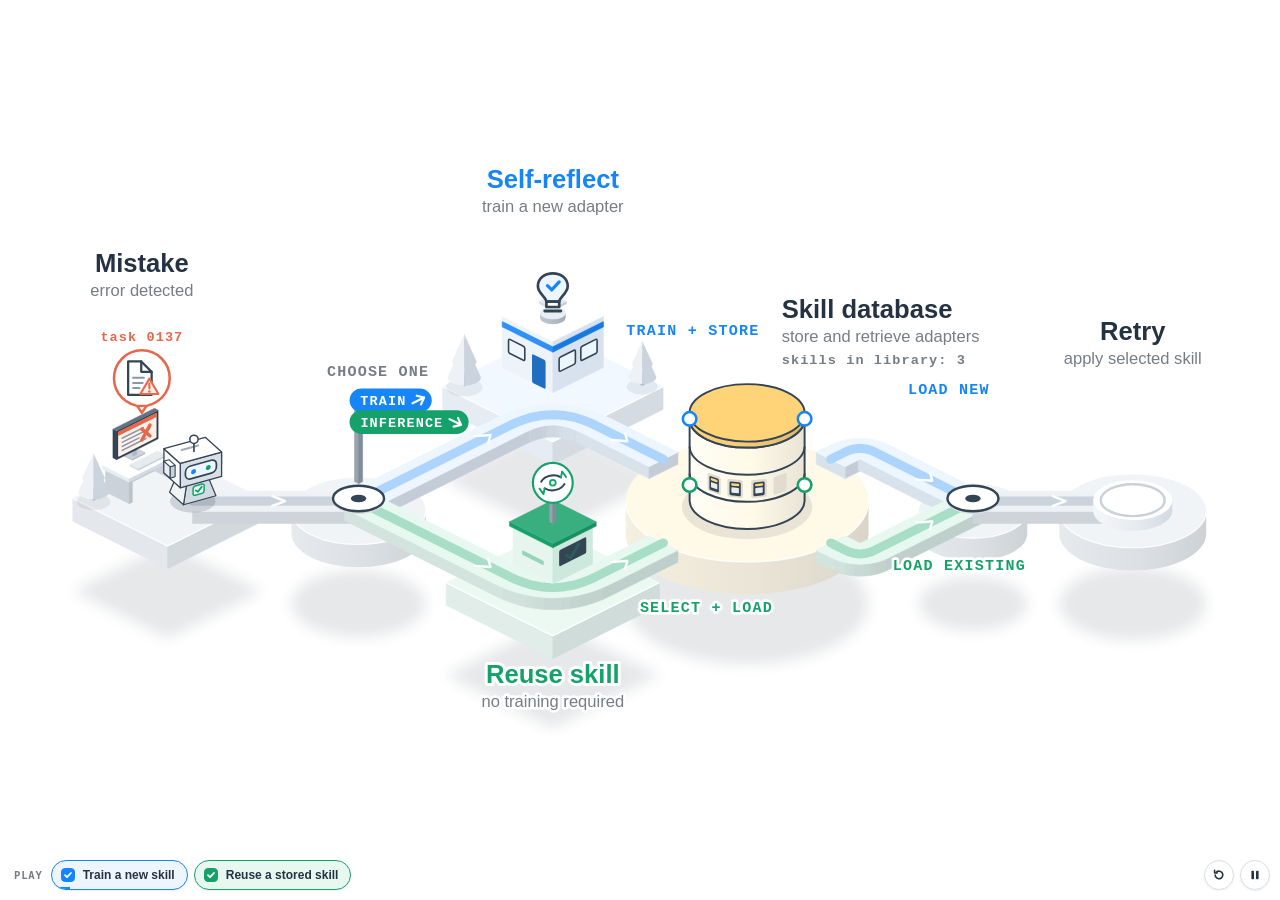
<file: static/animations/self-direction-loop/index.html>
<!doctype html>
<!-- Self-Direction animation · 10-isometric-diorama · A tiny world: an isometric hover-robot fails a task, picks a route at a signposted fork, trains (blue) or reuses (green) a LoRA cartridge kept in a skill-vault tower, plugs it in, retries and ejects it · techniques: SVG 2:1 isometric projection, shaded polygon faces, per-frame topological depth sort, face-mapped decals, pure render(t) master clock, portrait follow-camera with a live <use> minimap · loop: 24s -->
<html lang="en">
<head>
<meta charset="utf-8">
<meta name="viewport" content="width=device-width, initial-scale=1">
<title>Self-Direction loop · isometric diorama</title>
<style>
  :root {
    --ink: #253242; --ink-2: #334455; --muted: #767D85; --blue: #1685F8; --green: #16A16A;
  }
  html, body { margin: 0; height: 100%; background: #fff; overflow: hidden; }
  html.bg-transparent, html.bg-transparent body { background: transparent; }
  .stage { position: fixed; inset: 0; }
  .stage svg { width: 100%; height: 100%; display: block; }
  .controls { position: fixed; right: 10px; bottom: 10px; display: flex; gap: 6px; }
  html.no-controls .controls { display: none; }
  .controls button {
    display: inline-flex; align-items: center; justify-content: center;
    width: 30px; height: 30px; padding: 0; color: var(--ink);
    background: rgba(255, 255, 255, .92); border: 1px solid #D7DDE4; border-radius: 999px;
    box-shadow: 0 1px 2px rgba(37, 50, 66, .08); cursor: pointer;
  }
  .controls button:hover { border-color: #AEB8C4; }
  .controls button:focus-visible { outline: 2px solid var(--blue); outline-offset: 2px; }
  .controls svg { width: 12px; height: 12px; display: block; pointer-events: none; }
  .modes {
    position: fixed; left: 10px; bottom: 10px; display: flex; align-items: center; gap: 6px;
    font: 600 12px/1 "Instrument Sans", "Helvetica Neue", Helvetica, Arial, sans-serif;
  }
  html.no-controls .modes { display: none; }
  .modes-label {
    padding: 0 2px 0 4px; color: var(--muted);
    font: 600 10.5px/1 ui-monospace, "JetBrains Mono", Menlo, monospace; letter-spacing: .08em; text-transform: uppercase;
  }
  /* each route is a checkbox-style toggle: box with a tick when on, empty box when off */
  .modes button {
    --c: var(--blue); --tint: #EDF6FF;
    position: relative; overflow: hidden;
    display: inline-flex; align-items: center; gap: 8px; height: 30px; padding: 0 12px 0 9px;
    color: var(--muted); background: rgba(255, 255, 255, .95);
    border: 1.5px solid #CFD6DE; border-radius: 999px; cursor: pointer; font: inherit;
    box-shadow: 0 1px 2px rgba(37, 50, 66, .08);
    transition: color .15s, background .15s, border-color .15s, box-shadow .15s, transform .15s;
  }
  .modes button[data-route="reuse"] { --c: var(--green); --tint: #E7F8F0; }
  .modes button:hover { border-color: var(--c); color: var(--ink); box-shadow: 0 2px 6px rgba(37, 50, 66, .14); transform: translateY(-1px); }
  .modes button:active { transform: translateY(0); }
  .modes button[aria-pressed="true"] { color: var(--ink); background: var(--tint); border-color: var(--c); }
  .modes button:focus-visible { outline: 2px solid var(--c); outline-offset: 2px; }
  .modes i {
    display: grid; place-items: center; width: 14px; height: 14px; border-radius: 4px; flex: none; box-sizing: border-box;
    border: 1.5px solid #AEB8C4; background: #fff; transition: background .15s, border-color .15s;
  }
  .modes i svg { width: 10px; height: 10px; opacity: 0; transition: opacity .15s; }
  .modes button:hover i { border-color: var(--c); }
  .modes button[aria-pressed="true"] i { background: var(--c); border-color: var(--c); }
  .modes button[aria-pressed="true"] i svg { opacity: 1; }
  /* progress of the act that is playing right now */
  .modes button::after {
    content: ""; position: absolute; left: 0; bottom: 0; height: 2.5px;
    width: calc(var(--p, 0) * 100%); background: var(--c); opacity: 0; transition: opacity .2s;
  }
  .modes button.is-playing::after { opacity: 1; }
  .modes button.is-locked { animation: nudge .28s; }
  @media (max-width: 480px) { .modes .long, .modes-label { display: none; } }
  @keyframes nudge { 25% { transform: translateX(-2px); } 75% { transform: translateX(2px); } }
</style>
</head>
<body>
<div class="stage" id="stage" role="img"
     aria-label="Animated isometric diorama of the Self-Direction loop. A small robot agent attempts a task at a desk and fails (Mistake, error detected). At a fork signposted TRAIN and INFERENCE it must choose one route. Act one: no stored skill matches, so it takes the blue TRAIN route to a reflection lab with a lightbulb (Self-reflect, train a new adapter), where practice examples become a small adapter cartridge; the cartridge is stored in the Skill database tower (TRAIN + STORE), loaded (LOAD NEW) into the robot, and the retry succeeds (Retry, apply selected skill); the cartridge is then ejected so the base model stays clean. Act two: a related task fails, the stored skill matches, so the robot takes the green INFERENCE route to a reuse kiosk (Reuse skill, no training required), the existing cartridge is selected and loaded (SELECT + LOAD, LOAD EXISTING), and the retry succeeds again.">
  <svg id="scene" viewBox="0 0 1700 850" preserveAspectRatio="xMidYMid meet" aria-hidden="true"></svg>
</div>
<div class="modes" id="modes" role="group" aria-label="Routes to play">
  <span class="modes-label" aria-hidden="true">Play</span>
  <button type="button" data-route="train" aria-pressed="true" title="Show or hide the train route"><i aria-hidden="true"><svg viewBox="0 0 10 10"><path d="M2 5.2l2 2L8 3" fill="none" stroke="#fff" stroke-width="1.8" stroke-linecap="round" stroke-linejoin="round"/></svg></i><span>Train<span class="long"> a new skill</span></span></button>
  <button type="button" data-route="reuse" aria-pressed="true" title="Show or hide the reuse route"><i aria-hidden="true"><svg viewBox="0 0 10 10"><path d="M2 5.2l2 2L8 3" fill="none" stroke="#fff" stroke-width="1.8" stroke-linecap="round" stroke-linejoin="round"/></svg></i><span>Reuse<span class="long"> a stored skill</span></span></button>
</div>
<div class="controls" id="controls">
  <button id="btnReplay" type="button" aria-label="Replay from the start">
    <svg viewBox="0 0 12 12" aria-hidden="true"><path d="M2.2 6a3.8 3.8 0 1 0 1.2-2.8" fill="none" stroke="currentColor" stroke-width="1.6" stroke-linecap="round"/><path d="M1.6 1.4v2.6h2.6" fill="none" stroke="currentColor" stroke-width="1.6" stroke-linecap="round" stroke-linejoin="round"/></svg>
  </button>
  <button id="btnPlay" type="button" aria-label="Pause animation">
    <svg viewBox="0 0 12 12" aria-hidden="true"><g id="icoPause"><rect x="2.4" y="1.8" width="2.6" height="8.4" rx=".8" fill="currentColor"/><rect x="7" y="1.8" width="2.6" height="8.4" rx=".8" fill="currentColor"/></g><path id="icoPlay" d="M3 1.8v8.4L10.2 6z" fill="currentColor" stroke="currentColor" stroke-width=".8" stroke-linejoin="round" style="display:none"/></svg>
  </button>
</div>
<script>
(() => {
'use strict';

/* =====================================================================
   STORYBOARD  (one loop = 24 s, every pixel is a pure function of t)
   ---------------------------------------------------------------------
   ACT 1 · new skill (blue route)
    0.0  robot works at the task desk            1.0  fails: warning sign pops
    1.6  glides to the fork                      2.5  CHOOSE ONE: no match -> TRAIN
    3.3  TRAIN branch to the reflection lab      4.4  bulb lights, practice cards,
                                                      a LoRA cartridge is produced
    6.4  TRAIN + STORE to the skill vault        7.4  cartridge stored (library 3 -> 4)
    8.0  passes behind the vault                 8.6  LOAD NEW: cartridge plugged in
    9.2  rides to the retry pad                 10.2  Retry succeeds (check + confetti)
   11.0  cartridge ejected (clean base model)   11.5  robot beams back to the desk
   ACT 2 · reuse (green route)
   12.3  related task fails                     14.3  CHOOSE ONE: skill_04 >= tau -> INFERENCE
   15.0  INFERENCE branch to the reuse kiosk    16.0  kiosk selects skill_04 (no training)
   16.8  SELECT + LOAD, around the vault front  18.2  LOAD EXISTING: plugged in
   18.8  rides to the retry pad                 19.8  Retry succeeds
   20.6  cartridge ejected                      21.2  calm hold on the completed figure
   23.3  quiet reset to the first frame (loop = 24 s)
   ===================================================================== */

/* ------------------------------ timing ------------------------------ */
const DURATION = 24;          // seconds per loop
const STATIC_T = 22.4;        // reduced motion / ?autoplay=0 frame (both routes lit)

/* ------------------------------ palette ----------------------------- */
const C = {
  ink: '#253242', ink2: '#334455', muted: '#767D85', line: '#8B97A3',
  blue: '#1685F8', blueTint: '#EDF6FF', green: '#16A16A', greenTint: '#E7F8F0',
  amber: '#FFD478', cream: '#FFF9E7', warn: '#E8674B', warnTint: '#FFF1EA', white: '#FFFFFF'
};
const DARK = '#1E2A38';                 // shading target (deep ink)
const NEUTRAL = '#F1F4F7';              // island / track neutrals (cool grey from ink)
const FONT_SANS = '"Inter","Helvetica Neue",Helvetica,Arial,system-ui,sans-serif';
const FONT_MONO = 'ui-monospace,"SF Mono","JetBrains Mono",Menlo,Consolas,"Liberation Mono",monospace';

/* ------------------------------ helpers ----------------------------- */
const clamp = (v, a = 0, b = 1) => (v < a ? a : v > b ? b : v);
const lerp = (a, b, t) => a + (b - a) * t;
const win = (t, t0, t1) => clamp((t - t0) / (t1 - t0));
const eio = p => (p < 0.5 ? 4 * p * p * p : 1 - Math.pow(-2 * p + 2, 3) / 2);
const eo = p => 1 - Math.pow(1 - p, 3);
const ei = p => p * p * p;
const eback = p => { const c1 = 1.9, c3 = c1 + 1; return p >= 1 ? 1 : 1 + c3 * Math.pow(p - 1, 3) + c1 * Math.pow(p - 1, 2); };
const bump = (t, t0, t1) => Math.sin(Math.PI * win(t, t0, t1));
// envelope: rises over [a,b], holds, falls over [c,d]
const env = (t, a, b, c, d) => Math.min(eo(win(t, a, b)), 1 - eio(win(t, c, d)));

const hexRgb = h => (h.length === 4 ? [1, 2, 3].map(i => parseInt(h[i] + h[i], 16)) : [1, 3, 5].map(i => parseInt(h.slice(i, i + 2), 16)));
const rgbHex = a => '#' + a.map(v => Math.round(clamp(v, 0, 255)).toString(16).padStart(2, '0')).join('');
const mix = (a, b, t) => { const A = hexRgb(a), B = hexRgb(b); return rgbHex(A.map((v, i) => v + (B[i] - v) * t)); };
const dk = (c, k) => mix(c, DARK, k);
const lt = (c, k) => mix(c, '#FFFFFF', k);

const NS = 'http://www.w3.org/2000/svg';
function el(tag, attrs, parent) {
  const e = document.createElementNS(NS, tag);
  if (attrs) for (const k in attrs) if (attrs[k] != null) e.setAttribute(k, attrs[k]);
  if (parent) parent.appendChild(e);
  return e;
}
function set(e, attrs) { for (const k in attrs) e.setAttribute(k, attrs[k]); }
const r1 = v => Math.round(v * 10) / 10;
const r3 = v => Math.round(v * 1000) / 1000;
const ptsStr = a => a.map(p => r1(p[0]) + ',' + r1(p[1])).join(' ');
const norm = a => { const l = Math.hypot(a[0], a[1]) || 1; return [a[0] / l, a[1] / l]; };
const add = (a, b, k = 1) => [a[0] + b[0] * k, a[1] + b[1] * k];

/* --------------------------- iso projection -------------------------
   world (x, y, z) in tiles  ->  screen units of the current viewBox
   2:1 dimetric: x runs down-right, y runs down-left, z runs up.       */
const ZK = 1.2, SQ2 = Math.SQRT2;
let S = 64, OX = 0, OY = 0;
const P = (x, y, z = 0) => [OX + (x - y) * S, OY + (x + y) * S * 0.5 - z * S * ZK];
const Pp = (p, z = 0) => P(p[0], p[1], z);

// vertical faces: visible when the outward normal points at the camera (+x,+y)
const faceVis = (nx, ny) => nx + ny > 1e-3;
// 0 = faces +y (screen-left, lit), 1 = faces +x (screen-right, shade)
const faceK = (nx, ny) => clamp((nx - ny + 1) / 2);

function poly(g, points, fill, extra) {
  return el('polygon', Object.assign({
    points: ptsStr(points), fill, stroke: fill, 'stroke-width': 0.7, 'stroke-linejoin': 'round'
  }, extra || {}), g);
}
// axis-aligned box: draws the three visible faces
function box(g, x0, y0, z0, dx, dy, dz, top, left, right) {
  const x1 = x0 + dx, y1 = y0 + dy, z1 = z0 + dz;
  left = left || dk(top, 0.07); right = right || dk(top, 0.16);
  poly(g, [P(x0, y1, z1), P(x1, y1, z1), P(x1, y1, z0), P(x0, y1, z0)], left);
  poly(g, [P(x1, y0, z1), P(x1, y1, z1), P(x1, y1, z0), P(x1, y0, z0)], right);
  poly(g, [P(x0, y0, z1), P(x1, y0, z1), P(x1, y1, z1), P(x0, y1, z1)], top);
}
// affine matrix that maps face-local (s → screen-rightward along the face, t ↓) onto a vertical face
function faceM(ox, oy, oz, ex, ey) {
  const o = P(ox, oy, oz);
  return `matrix(${r3((ex - ey) * S)} ${r3((ex + ey) * S / 2)} 0 ${r3(S * ZK)} ${r1(o[0])} ${r1(o[1])})`;
}
// +x face of an axis box (x = x1): origin top-left = (x1, y1, z1), runs along -y
const faceMX = (x1, y1, z1) => faceM(x1, y1, z1, 0, -1);
// +y face (y = y1): origin top-left = (x0, y1, z1), runs along +x
const faceMY = (x0, y1, z1) => faceM(x0, y1, z1, 1, 0);
// horizontal plane at height z, local (s along +x, t along +y)
function topM(ox, oy, oz) {
  const o = P(ox, oy, oz);
  return `matrix(${r3(S)} ${r3(S / 2)} ${r3(-S)} ${r3(S / 2)} ${r1(o[0])} ${r1(o[1])})`;
}

let defs = null, gradN = 0;
const gradCache = {};
function hGrad(c0, c1, c2) {
  const key = c0 + c1 + c2;
  if (!gradCache[key]) {
    const id = 'sdg' + (gradN++);
    const g = el('linearGradient', { id, x1: 0, y1: 0, x2: 1, y2: 0 }, defs);
    el('stop', { offset: 0, 'stop-color': c0 }, g);
    el('stop', { offset: 0.55, 'stop-color': c1 }, g);
    el('stop', { offset: 1, 'stop-color': c2 }, g);
    gradCache[key] = `url(#${id})`;
  }
  return gradCache[key];
}
// vertical cylinder silhouette (side band incl. the front half of the base)
function cylSide(cx, cy, z0, z1, r) {
  const a = P(cx, cy, z0), b = P(cx, cy, z1), rx = SQ2 * r * S, ry = rx / 2;
  return `M${r1(b[0] - rx)},${r1(b[1])}L${r1(a[0] - rx)},${r1(a[1])}` +
    `A${r1(rx)},${r1(ry)} 0 0 0 ${r1(a[0] + rx)},${r1(a[1])}` +
    `L${r1(b[0] + rx)},${r1(b[1])}A${r1(rx)},${r1(ry)} 0 0 1 ${r1(b[0] - rx)},${r1(b[1])}Z`;
}
function ell(g, cx, cy, z, r, attrs) {
  const c = P(cx, cy, z), rx = SQ2 * r * S;
  return el('ellipse', Object.assign({ cx: r1(c[0]), cy: r1(c[1]), rx: r1(rx), ry: r1(rx / 2) }, attrs || {}), g);
}
// front half of an ellipse (for rims / tier lines)
function frontArc(cx, cy, z, r) {
  const c = P(cx, cy, z), rx = SQ2 * r * S;
  return `M${r1(c[0] - rx)},${r1(c[1])}A${r1(rx)},${r1(rx / 2)} 0 0 0 ${r1(c[0] + rx)},${r1(c[1])}`;
}
function cyl(g, cx, cy, z0, z1, r, top, side) {
  side = side || top;
  el('path', { d: cylSide(cx, cy, z0, z1, r), fill: hGrad(dk(side, 0.03), dk(side, 0.1), dk(side, 0.2)) }, g);
  return ell(g, cx, cy, z1, r, { fill: top });
}

/* --------------------------- paths on the ground --------------------- */
function mkPath(pts) {
  const L = [0];
  for (let i = 1; i < pts.length; i++) L.push(L[i - 1] + Math.hypot(pts[i][0] - pts[i - 1][0], pts[i][1] - pts[i - 1][1]));
  const len = L[L.length - 1];
  return {
    pts, L, len,
    at(s) {
      s = clamp(s, 0, len);
      let lo = 0, hi = L.length - 1;
      while (hi - lo > 1) { const m = (lo + hi) >> 1; if (L[m] <= s) lo = m; else hi = m; }
      const sl = L[hi] - L[lo] || 1, k = (s - L[lo]) / sl, a = pts[lo], b = pts[hi];
      return { x: a[0] + (b[0] - a[0]) * k, y: a[1] + (b[1] - a[1]) * k, tx: (b[0] - a[0]) / sl, ty: (b[1] - a[1]) / sl };
    },
    // arc length of the vertex closest to world point q
    sOf(q) {
      let best = 0, bd = 1e9;
      for (let i = 0; i < pts.length; i++) { const d = Math.hypot(pts[i][0] - q[0], pts[i][1] - q[1]); if (d < bd) { bd = d; best = L[i]; } }
      return best;
    }
  };
}
// polyline with rounded corners (quadratic fillets)
function fillet(c, r) {
  const out = [c[0]];
  for (let i = 1; i < c.length - 1; i++) {
    const A = c[i - 1], B = c[i], D = c[i + 1];
    const d1 = norm([B[0] - A[0], B[1] - A[1]]), d2 = norm([D[0] - B[0], D[1] - B[1]]);
    const l1 = Math.hypot(B[0] - A[0], B[1] - A[1]), l2 = Math.hypot(D[0] - B[0], D[1] - B[1]);
    const cs = d1[0] * d2[0] + d1[1] * d2[1];
    if (cs > 0.9995) { out.push(B); continue; }
    const tl = Math.min(r * Math.tan(Math.acos(clamp(cs, -1, 1)) / 2), l1 * 0.5, l2 * 0.5);
    const T1 = add(B, d1, -tl), T2 = add(B, d2, tl);
    for (let k = 0; k <= 14; k++) {
      const t = k / 14, a = (1 - t) * (1 - t), b = 2 * (1 - t) * t, e = t * t;
      out.push([a * T1[0] + b * B[0] + e * T2[0], a * T1[1] + b * B[1] + e * T2[1]]);
    }
  }
  out.push(c[c.length - 1]);
  return out;
}
const arcPts = (cx, cy, r, a0, a1, n = 24) => {
  const o = [];
  for (let i = 0; i <= n; i++) { const a = lerp(a0, a1, i / n); o.push([cx + Math.cos(a) * r, cy + Math.sin(a) * r]); }
  return o;
};

// raised walkway along a path: shaded side faces + top face
function ribbon(g, path, w, zT, zB, cTop, cL, cR) {
  const p = path.pts, n = p.length, hw = w / 2, nor = [];
  for (let i = 0; i < n; i++) {
    const a = p[Math.max(0, i - 1)], b = p[Math.min(n - 1, i + 1)];
    const t = norm([b[0] - a[0], b[1] - a[1]]);
    nor.push([-t[1], t[0]]);
  }
  const E1 = p.map((q, i) => add(q, nor[i], hw)), E2 = p.map((q, i) => add(q, nor[i], -hw));
  const side = (E, sg) => {
    let run = null, runK = -1;
    const flush = () => {
      if (run && run.length > 1) poly(g, [...run.map(q => Pp(q, zT)), ...run.slice().reverse().map(q => Pp(q, zB))], mix(cL, cR, runK));
      run = null;
    };
    for (let i = 0; i < n - 1; i++) {
      const o = norm([(nor[i][0] + nor[i + 1][0]) * sg, (nor[i][1] + nor[i + 1][1]) * sg]);
      if (!faceVis(o[0], o[1])) { flush(); continue; }
      const k = Math.round(faceK(o[0], o[1]) * 8) / 8;
      if (run && k === runK) run.push(E[i + 1]); else { flush(); run = [E[i], E[i + 1]]; runK = k; }
    }
    flush();
  };
  side(E1, 1); side(E2, -1);
  const cap = (i, d) => {
    const t = norm(d);
    if (faceVis(t[0], t[1])) poly(g, [Pp(E1[i], zT), Pp(E2[i], zT), Pp(E2[i], zB), Pp(E1[i], zB)], mix(cL, cR, faceK(t[0], t[1])));
  };
  cap(0, [p[0][0] - p[1][0], p[0][1] - p[1][1]]);
  cap(n - 1, [p[n - 1][0] - p[n - 2][0], p[n - 1][1] - p[n - 2][1]]);
  return poly(g, [...E1.map(q => Pp(q, zT)), ...E2.slice().reverse().map(q => Pp(q, zT))], cTop);
}
const screenD = (path, z) => 'M' + path.pts.map(q => { const s = Pp(q, z); return r1(s[0]) + ',' + r1(s[1]); }).join('L');

// oriented (yawed) box / frustum: returns visible side faces + top, all projected
function obox(cx, cy, z0, z1, f, s, hf0, hs0, hf1, hs1) {
  const c = (a, b, z, hf, hs) => P(cx + f[0] * a * hf + s[0] * b * hs, cy + f[1] * a * hf + s[1] * b * hs, z);
  const out = { faces: [], top: null };
  const D = [
    { id: 'front', n: f, A: [1, -1], B: [1, 1] },
    { id: 'back', n: [-f[0], -f[1]], A: [-1, 1], B: [-1, -1] },
    { id: 'left', n: s, A: [1, 1], B: [-1, 1] },
    { id: 'right', n: [-s[0], -s[1]], A: [-1, -1], B: [1, -1] }
  ];
  for (const d of D) {
    out.faces.push({
      id: d.id, n: d.n, vis: faceVis(d.n[0], d.n[1]), k: faceK(d.n[0], d.n[1]),
      pts: [c(d.A[0], d.A[1], z1, hf1, hs1), c(d.B[0], d.B[1], z1, hf1, hs1), c(d.B[0], d.B[1], z0, hf0, hs0), c(d.A[0], d.A[1], z0, hf0, hs0)]
    });
  }
  out.top = [c(1, -1, z1, hf1, hs1), c(1, 1, z1, hf1, hs1), c(-1, 1, z1, hf1, hs1), c(-1, -1, z1, hf1, hs1)];
  return out;
}
// matrix for the front (+f) face of an oriented box, local units = tiles, t ↓ from the top edge
function ofaceM(cx, cy, zTop, f, s, hf, hs) {
  const e = (s[0] - s[1]) > 0 ? s : [-s[0], -s[1]];
  const o = [cx + f[0] * hf - e[0] * hs, cy + f[1] * hf - e[1] * hs];
  return faceM(o[0], o[1], zTop, e[0], e[1]);
}

/* ------------------- flat icons (billboards, 100-unit box) ------------------- */
const STROKE = { fill: 'none', stroke: C.ink2, 'stroke-width': 5, 'stroke-linecap': 'round', 'stroke-linejoin': 'round' };
const A = (o, extra) => Object.assign({}, o, extra);

function iconDoc(g) {
  el('path', A(STROKE, { d: 'M-27,-37H2L25,-14V37H-27Z', fill: '#fff' }), g);
  el('path', A(STROKE, { d: 'M2,-37V-14H25' }), g);
  el('path', { d: 'M-16,-1H8M-16,10.5H5M-16,22H-2', stroke: C.line, 'stroke-width': 4.5, 'stroke-linecap': 'round' }, g);
  el('path', { d: 'M20,1L40,35H0Z', fill: C.warnTint, stroke: C.warn, 'stroke-width': 4.5, 'stroke-linejoin': 'round' }, g);
  el('path', { d: 'M20,12V23', stroke: C.warn, 'stroke-width': 4.5, 'stroke-linecap': 'round' }, g);
  el('circle', { cx: 20, cy: 29.5, r: 2.7, fill: C.warn }, g);
}
function iconBulb(g) {
  el('path', A(STROKE, { d: 'M-12,15C-12,7 -28,-1 -28,-14C-28,-29 -15,-38 0,-38C15,-38 28,-29 28,-14C28,-1 12,7 12,15Z', fill: C.blueTint }), g);
  el('path', A(STROKE, { d: 'M-12,15H12V25H-12Z', fill: '#fff' }), g);
  el('path', A(STROKE, { d: 'M-15,32.5H15', 'stroke-width': 5.5 }), g);
  return el('path', { d: 'M-10,-15L-2,-7L12,-22', fill: 'none', stroke: C.blue, 'stroke-width': 6, 'stroke-linecap': 'round', 'stroke-linejoin': 'round', pathLength: 1 }, g);
}
function iconEye(g) {
  const gs = A(STROKE, { stroke: C.green });
  const spin = el('g', null, g);
  el('path', A(STROKE, { d: 'M-30,-3C-21,-18 4,-25 21,-14' }), spin);
  el('path', A(gs, { d: 'M21,-14L24,-29L34,-15' }), spin);
  el('path', A(STROKE, { d: 'M30,3C21,18 -4,25 -21,14' }), spin);
  el('path', A(gs, { d: 'M-21,14L-24,29L-34,15' }), spin);
  el('circle', { cx: 0, cy: 0, r: 7.5, fill: C.greenTint, stroke: C.green, 'stroke-width': 4.5 }, g);
  return spin;
}
function iconCheckBadge(g, r) {
  el('circle', { cx: 0, cy: 0, r, fill: C.green }, g);
  el('circle', { cx: 0, cy: 0, r: r - 4, fill: 'none', stroke: '#fff', 'stroke-width': 2, opacity: 0.35 }, g);
  return el('path', { d: `M${-r * .42},${r * .02}L${-r * .12},${r * .32}L${r * .45},${-r * .3}`, fill: 'none', stroke: '#fff', 'stroke-width': r * 0.2, 'stroke-linecap': 'round', 'stroke-linejoin': 'round', pathLength: 1 }, g);
}
function iconCard(g) {
  el('rect', { x: -21, y: -15, width: 42, height: 30, rx: 5, fill: '#fff', stroke: C.ink2, 'stroke-width': 2.6 }, g);
  el('path', { d: 'M-13,-6H5', stroke: C.blue, 'stroke-width': 3.4, 'stroke-linecap': 'round' }, g);
  el('path', { d: 'M-13,2H13M-13,9H7', stroke: C.line, 'stroke-width': 3, 'stroke-linecap': 'round' }, g);
}
// small arrow glyph (screen direction dx, dy), drawn as a path
function arrowGlyph(g, x, y, dx, dy, size, color) {
  const d = norm([dx, dy]), n = [-d[1], d[0]], h = size / 2;
  const tip = [x + d[0] * h, y + d[1] * h], tail = [x - d[0] * h, y - d[1] * h];
  const w1 = [tip[0] - d[0] * h * 0.9 + n[0] * h * 0.75, tip[1] - d[1] * h * 0.9 + n[1] * h * 0.75];
  const w2 = [tip[0] - d[0] * h * 0.9 - n[0] * h * 0.75, tip[1] - d[1] * h * 0.9 - n[1] * h * 0.75];
  el('path', {
    d: `M${r1(tail[0])},${r1(tail[1])}L${r1(tip[0])},${r1(tip[1])}M${r1(w1[0])},${r1(w1[1])}L${r1(tip[0])},${r1(tip[1])}L${r1(w2[0])},${r1(w2[1])}`,
    fill: 'none', stroke: color, 'stroke-width': size * 0.17, 'stroke-linecap': 'round', 'stroke-linejoin': 'round'
  }, g);
}

/* ------------------------------ typography ------------------------------ */
const HALO = { stroke: '#fff', 'stroke-width': 7, 'stroke-linejoin': 'round', 'paint-order': 'stroke' };
function txt(g, x, y, s, o) {
  const t = el('text', A({ x: r1(x), y: r1(y) }, o), g);
  t.textContent = s;
  return t;
}
const monoW = (s, size) => s.length * size * 0.682;     // estimate (0.602em glyph + 0.08em tracking)
function mono(g, x, y, s, color, size, anchor, halo) {
  return txt(g, x, y, s, A(halo === false ? {} : HALO, {
    'text-anchor': anchor || 'middle', 'font-family': FONT_MONO, 'font-weight': 700,
    'font-size': size, fill: color, style: 'letter-spacing:.08em'
  }));
}
function title(g, x, y, head, sub, color, size, anchor) {
  const grp = el('g', null, g);
  txt(grp, x, y, head, A(HALO, { 'text-anchor': anchor || 'middle', 'font-family': FONT_SANS, 'font-weight': 700, 'font-size': size, fill: color, 'stroke-width': 8 }));
  txt(grp, x, y + size * 0.92, sub, A(HALO, { 'text-anchor': anchor || 'middle', 'font-family': FONT_SANS, 'font-weight': 400, 'font-size': Math.round(size * 0.64), fill: C.muted }));
  return grp;
}
// pin: thin leader from a tag to a world anchor, ending in a small ring
function pin(g, x1, y1, x2, y2, color) {
  const grp = el('g', null, g);
  el('path', { d: `M${r1(x1)},${r1(y1)}L${r1(x2)},${r1(y2)}`, stroke: color || C.line, 'stroke-width': 1.6, 'stroke-dasharray': '1 4.2', 'stroke-linecap': 'round', opacity: 0.9 }, grp);
  el('circle', { cx: r1(x2), cy: r1(y2), r: 4.2, fill: '#fff', stroke: color || C.ink2, 'stroke-width': 2.2 }, grp);
  return grp;
}
// pill: rounded label with optional arrow glyph (sign boards, TRAIN / INFERENCE)
function pill(g, x, y, s, color, size, arrow) {
  const grp = el('g', null, g);
  const tw = monoW(s, size), padX = size * 0.75, aw = arrow ? size * 1.15 : 0;
  const w = tw + padX * 2 + aw, h = size * 1.75;
  el('rect', { x: r1(x - w / 2), y: r1(y - h / 2), width: r1(w), height: r1(h), rx: r1(h / 2), fill: color }, grp);
  mono(grp, x - aw / 2 + size * 0.04, y + size * 0.36, s, '#fff', size, 'middle', false);
  if (arrow) arrowGlyph(grp, x + w / 2 - padX * 0.55 - aw / 2, y, arrow[0], arrow[1], size * 0.95, '#fff');
  return { g: grp, w, h };
}

/* ------------------------------ world constants ------------------------------ */
const TW = 0.64;            // track width (tiles)
const TT = 0.18;            // track top above island tops
const IT = 0.42;            // island slab thickness
const RT = 0.9;             // vault tower radius
const RP = 1.9;             // vault plinth radius
const RS = RP + 0.45;       // robot stop distance from the vault centre
const TIER = 0.5;           // tower tier height
const LID = 0.13;           // tower lid thickness
const TOWER_TOP = TT + 3 * TIER + LID;

// One world, built from a fork F, a TRAIN direction dT (up-right, -y) and an
// INFERENCE direction dI (+x). Portrait viewports re-frame it with a camera.
const LAYOUTS = {
  land: { vb: [1700, 850], S: 60, dT: [0, -1], b: 4.3, c: 2.5, a: 2.6, a2: 2.5, oy: 506 }
};

const ROUTE = {   // track top / side / stripe colours per route
  neutral: { top: '#EEF2F6', dim: '#CBD3DC', lit: C.ink2 },
  blue: { top: C.blueTint, dim: mix(C.blueTint, C.blue, 0.3), lit: C.blue },
  green: { top: C.greenTint, dim: mix(C.greenTint, C.green, 0.3), lit: C.green }
};

let G = null;        // current scene: nodes, paths, refs, sprites

function cubicPts(p0, p1, p2, p3, n = 32) {
  const o = [];
  for (let i = 0; i <= n; i++) {
    const t = i / n, a = (1 - t) ** 3, b = 3 * (1 - t) ** 2 * t, c = 3 * (1 - t) * t * t, d = t ** 3;
    o.push([a * p0[0] + b * p1[0] + c * p2[0] + d * p3[0], a * p0[1] + b * p1[1] + c * p2[1] + d * p3[1]]);
  }
  return o;
}
function subPts(path, s0, s1) {
  const o = [], a = path.at(s0);
  o.push([a.x, a.y]);
  for (let i = 0; i < path.pts.length; i++) if (path.L[i] > s0 + 1e-6 && path.L[i] < s1 - 1e-6) o.push(path.pts[i]);
  const b = path.at(s1);
  o.push([b.x, b.y]);
  return o;
}
const joinPts = (...lists) => lists.reduce((acc, l) => acc.concat(acc.length ? l.slice(1) : l), []);

function buildScene() {
  const mode = 'land', cfg = LAYOUTS[mode], port = false;
  const svg = document.getElementById('scene');
  while (svg.firstChild) svg.removeChild(svg.firstChild);
  for (const k in gradCache) delete gradCache[k];
  svg.setAttribute('viewBox', `0 0 ${cfg.vb[0]} ${cfg.vb[1]}`);
  S = cfg.S;
  defs = el('defs', null, svg);

  /* ---------- nodes (world xy, tiles) ---------- */
  const dT = cfg.dT, dI = [1, 0], bis = norm(add(dT, dI)), BACK = norm([-1, -1]);
  const F = [0, 0], Lc = add(F, dT, cfg.b), Kc = add(F, dI, cfg.b), DB = add(Lc, dI, cfg.b);
  const Nc = add(DB, dT, cfg.c), Ec = add(DB, dI, cfg.c), M = add(Nc, dI, cfg.c);
  const DESK = add(F, bis, -cfg.a), RETRY = add(M, bis, cfg.a2);
  const deskC = add(DESK, [-1, 0], 1.12);
  const labC = add(Lc, BACK, 1.45), kioskC = add(Kc, BACK, 1.38), postP = add(F, BACK, 0.92);

  /* ---------- camera: centre the diorama ---------- */
  const uOf = p => p[0] - p[1];
  const umin = Math.min(uOf(DESK) - 2.7, uOf(Lc) - 2.5), umax = Math.max(uOf(RETRY) + 1.7, uOf(Kc) + 2.5);
  OX = cfg.vb[0] / 2 - ((umin + umax) / 2) * S;
  OY = cfg.oy;

  /* ---------- layers ---------- */
  const filt = el('filter', { id: 'sdBlur', x: '-20%', y: '-40%', width: '140%', height: '180%' }, defs);
  el('feGaussianBlur', { stdDeviation: 9 }, filt);
  const glowF = el('filter', { id: 'sdGlow', x: '-60%', y: '-60%', width: '220%', height: '220%' }, defs);
  el('feGaussianBlur', { stdDeviation: 6 }, glowF);
  const gView = el('g', { id: 'sdView' }, svg);           // camera mask (portrait)
  const gWorld = el('g', { id: 'sdWorld' }, gView);       // camera transform (portrait)
  const gCore = el('g', { id: 'sdCore' }, gWorld);        // everything but labels (re-used by the minimap)
  const gShadow = el('g', { filter: 'url(#sdBlur)', opacity: 0.11 }, gCore);
  const gFloor = el('g', null, gCore);
  const gSort = el('g', null, gCore);
  const gFx = el('g', null, gCore);
  const gLab = el('g', null, gWorld);
  const gMini = el('g', { display: 'none' }, svg);
  const gHud = el('g', null, svg);

  G = { mode, port, cfg, dT, dI, bis, F, L: Lc, K: Kc, DB, N: Nc, E: Ec, M, DESK, RETRY, deskC, labC, kioskC, postP,
    gFloor, gSort, gFx, gLab, gView, gWorld, gMini, gHud, sprites: [], refs: {}, pieces: {}, order: [] };
  const R = G.refs;

  /* ---------- islands ---------- */
  const shadowAt = (pts) => el('polygon', { points: ptsStr(pts.map(q => P(q[0] + 0.25, q[1] + 0.25, -1.5))), fill: C.ink }, gShadow);
  const sqIsland = (c, h, top) => {
    shadowAt([[c[0] - h, c[1] - h], [c[0] + h, c[1] - h], [c[0] + h, c[1] + h], [c[0] - h, c[1] + h]]);
    box(gFloor, c[0] - h, c[1] - h, -IT, 2 * h, 2 * h, IT, top, dk(top, 0.06), dk(top, 0.14));
    el('polyline', { points: ptsStr([P(c[0] - h, c[1] + h, 0), P(c[0] + h, c[1] + h, 0), P(c[0] + h, c[1] - h, 0)]), fill: 'none', stroke: '#fff', 'stroke-width': 1.6, opacity: 0.95 }, gFloor);
  };
  const rdIsland = (c, r, top, zTop = 0, thick = IT) => {
    const sp = arcPts(c[0] + 0.25, c[1] + 0.25, r, 0, Math.PI * 2, 28).map(q => P(q[0], q[1], -1.5));
    el('polygon', { points: ptsStr(sp), fill: C.ink }, gShadow);
    el('path', { d: cylSide(c[0], c[1], zTop - thick, zTop, r), fill: hGrad(dk(top, 0.05), dk(top, 0.1), dk(top, 0.17)) }, gFloor);
    const e = ell(gFloor, c[0], c[1], zTop, r, { fill: top });
    el('path', { d: frontArc(c[0], c[1], zTop, r), fill: 'none', stroke: '#fff', 'stroke-width': 1.6, opacity: 0.9 }, gFloor);
    return e;
  };
  sqIsland(add(DESK, [-0.55, 0]), 1.05, NEUTRAL);
  rdIsland(F, 1.05, NEUTRAL);
  sqIsland(add(Lc, BACK, 0.85), 1.22, lt(C.blueTint, 0.25));
  sqIsland(add(Kc, BACK, 0.8), 1.18, lt(C.greenTint, 0.2));
  rdIsland(M, 0.85, NEUTRAL);
  rdIsland(RETRY, 1.15, NEUTRAL);
  rdIsland(DB, RP, C.cream, TT, IT + TT);

  /* ---------- track pieces ---------- */
  const FIL = 0.95;
  const P_ = {
    entry: mkPath([DESK, F]),
    train: mkPath(fillet([F, Lc, add(DB, dI, -RP + 0.05)], FIL)),
    infer: mkPath(fillet([F, Kc, add(DB, dT, -RP + 0.05)], FIL)),
    nw: mkPath(fillet([add(DB, dT, RP - 0.05), Nc, M], FIL)),
    ex: mkPath(fillet([add(DB, dI, RP - 0.05), Ec, M], FIL)),
    exit: mkPath([M, RETRY])
  };
  // routes around the vault tower (cubic, tangent to both tracks)
  const vIn = (d) => add(DB, d, -RS), vOut = (d) => add(DB, d, RS);
  P_.vb = mkPath(cubicPts(vIn(dI), add(vIn(dI), dI, 0.5), add(vOut(dT), dT, -0.5), vOut(dT)));
  P_.vg = mkPath(cubicPts(vIn(dT), add(vIn(dT), dT, 0.5), add(vOut(dI), dI, -0.5), vOut(dI)));
  G.paths = P_;
  const routeOf = { entry: 'neutral', exit: 'neutral', train: 'blue', nw: 'blue', vb: 'blue', infer: 'green', ex: 'green', vg: 'green' };

  // ribbons (bridges + walkways)
  for (const k of ['entry', 'train', 'infer', 'nw', 'ex', 'exit']) {
    const rc = ROUTE[routeOf[k]];
    ribbon(gFloor, P_[k], TW, TT, -0.04, rc.top, dk(rc.top, 0.1), dk(rc.top, 0.2));
  }
  // centre stripes: dim base + lit overlay (dash progress)
  const stripeW = 0.2 * S;
  for (const k of ['entry', 'train', 'infer', 'nw', 'ex', 'exit', 'vb', 'vg']) {
    const rc = ROUTE[routeOf[k]], d = screenD(P_[k], TT + 0.002);
    const dim = el('path', { d, fill: 'none', stroke: rc.dim, 'stroke-width': r1(stripeW), 'stroke-linecap': 'round', 'stroke-linejoin': 'round' }, gFloor);
    const lit = el('path', { d, fill: 'none', stroke: rc.lit, 'stroke-width': r1(stripeW), 'stroke-linecap': 'round', 'stroke-linejoin': 'round', pathLength: 1, 'stroke-dasharray': '1 1.02', 'stroke-dashoffset': 1 }, gFloor);
    if (k === 'vb' || k === 'vg') { dim.setAttribute('opacity', 0); }
    G.pieces[k] = { dim, lit, vault: k === 'vb' || k === 'vg' };
  }
  // chevrons painted on the stripe, pointing along the flow
  const chev = (path, s, color) => {
    const a = path.at(s), t = [a.tx, a.ty], n = [-a.ty, a.tx], z = TT + 0.004, sz = 0.2;
    const tip = [a.x + t[0] * sz * 0.5, a.y + t[1] * sz * 0.5];
    const w1 = [a.x - t[0] * sz * 0.5 + n[0] * sz * 0.75, a.y - t[1] * sz * 0.5 + n[1] * sz * 0.75];
    const w2 = [a.x - t[0] * sz * 0.5 - n[0] * sz * 0.75, a.y - t[1] * sz * 0.5 - n[1] * sz * 0.75];
    el('polyline', { points: ptsStr([Pp(w1, z), Pp(tip, z), Pp(w2, z)]), fill: 'none', stroke: color, 'stroke-width': 3.2, 'stroke-linecap': 'round', 'stroke-linejoin': 'round' }, gFloor);
  };
  chev(P_.entry, P_.entry.len - 1.25, '#fff');
  chev(P_.train, P_.train.sOf(Lc) - 1.3, '#fff');
  chev(P_.train, P_.train.len - 0.9, '#fff');
  chev(P_.infer, P_.infer.sOf(Kc) - 1.3, '#fff');
  chev(P_.infer, P_.infer.len - 0.9, '#fff');
  chev(P_.nw, P_.nw.len - 1.0, '#fff');
  chev(P_.ex, P_.ex.len - 1.0, '#fff');
  chev(P_.exit, P_.exit.len - 1.15, '#fff');

  // junction disks (fork + merge), like the figure's junction circles
  const junction = (c) => {
    el('path', { d: cylSide(c[0], c[1], TT, TT + 0.05, 0.4), fill: dk('#FFFFFF', 0.16) }, gFloor);
    const top = ell(gFloor, c[0], c[1], TT + 0.05, 0.4, { fill: '#fff', stroke: C.ink2, 'stroke-width': 3.2 });
    ell(gFloor, c[0], c[1], TT + 0.05, 0.12, { fill: C.ink2 });
    const pulse = ell(gFloor, c[0], c[1], TT + 0.05, 0.4, { fill: 'none', stroke: C.ink2, 'stroke-width': 2.4, opacity: 0 });
    return { top, pulse, c };
  };
  R.jF = junction(F);
  R.jM = junction(M);
  // retry pad
  el('path', { d: cylSide(RETRY[0], RETRY[1], 0, TT + 0.02, 0.62), fill: hGrad('#F4F7FA', '#E6EBF0', '#D3DAE2') }, gFloor);
  ell(gFloor, RETRY[0], RETRY[1], TT + 0.02, 0.62, { fill: '#fff' });
  R.padRing = ell(gFloor, RETRY[0], RETRY[1], TT + 0.02, 0.5, { fill: 'none', stroke: '#C9D1DA', 'stroke-width': 3.2 });
  R.padGlow = ell(gFloor, RETRY[0], RETRY[1], TT + 0.02, 0.5, { fill: C.greenTint, stroke: C.green, 'stroke-width': 3.6, opacity: 0 });

  buildStations();
  buildRobot();
  buildFx();
  buildLabels();
  buildRobotPlan();
  G.order = [];
}

/* ------------------------------ sprites ------------------------------ */
function sprite(b, z1) {   // b = [x0, x1, y0, y1]
  const g = el('g', null, G.gSort);
  const sp = { g, b, z1: z1 || 1 };
  G.sprites.push(sp);
  return sp;
}

/* ------------------------------ stations ------------------------------ */
function billboard(parent, x, y, k) { return el('g', { transform: `translate(${r1(x)} ${r1(y)}) scale(${r3(k)})` }, parent); }

function buildStations() {
  const R = G.refs;

  /* ---- task desk (Mistake) ---- */
  {
    const c = G.deskC, g = sprite([c[0] - 0.32, c[0] + 0.32, c[1] - 0.6, c[1] + 0.6]).g;
    const x0 = c[0] - 0.3, y0 = c[1] - 0.58, w = 0.6, d = 1.16, leg = '#D9DFE6';
    box(g, x0 + 0.04, y0 + 0.04, 0, 0.07, d - 0.08, 0.43, leg);
    box(g, x0 + 0.04, y0 + 0.04, 0, w - 0.08, 0.07, 0.43, leg);
    box(g, x0 + 0.04, y0 + d - 0.11, 0, w - 0.08, 0.07, 0.43, leg);
    box(g, x0, y0, 0.43, w, d, 0.07, '#FFFFFF', '#E8EDF2', '#D3DAE2');
    box(g, c[0] + 0.04, c[1] - 0.3, 0.5, 0.18, 0.6, 0.03, '#E6EBF0');                 // keyboard
    box(g, c[0] - 0.27, c[1] - 0.14, 0.5, 0.2, 0.28, 0.025, '#C9D1DA');               // stand base
    box(g, c[0] - 0.2, c[1] - 0.035, 0.5, 0.05, 0.07, 0.14, '#C9D1DA');               // stand
    const mx1 = c[0] - 0.1, my0 = c[1] - 0.46, my1 = c[1] + 0.46, mz0 = 0.63, mz1 = 1.16;
    box(g, mx1 - 0.08, my0, mz0, 0.08, my1 - my0, mz1 - mz0, lt(C.ink2, 0.25), C.ink2, dk(C.ink2, 0.2));
    const scr = el('g', { transform: faceMX(mx1, my1, mz1) }, g);
    R.deskBg = el('rect', { x: 0.035, y: 0.035, width: 0.85, height: 0.46, rx: 0.025, fill: '#F7FAFD' }, scr);
    R.deskBar = el('rect', { x: 0.035, y: 0.035, width: 0.85, height: 0.075, fill: C.blue }, scr);
    R.deskLines = [0.5, 0.64, 0.4, 0.56].map((lw, i) =>
      el('rect', { x: 0.11, y: 0.17 + i * 0.075, width: lw, height: 0.032, rx: 0.016, fill: C.line, 'data-w': lw }, scr));
    R.deskX = el('path', { d: 'M0.56,0.2L0.74,0.4M0.74,0.2L0.56,0.4', fill: 'none', stroke: C.warn, 'stroke-width': 3.4, 'stroke-linecap': 'round', 'vector-effect': 'non-scaling-stroke', opacity: 0 }, scr);
  }

  /* ---- fork signpost (CHOOSE ONE) ---- */
  {
    const p = G.postP, g = sprite([p[0] - 0.05, p[0] + 0.05, p[1] - 0.05, p[1] + 0.05]).g;
    box(g, p[0] - 0.045, p[1] - 0.045, 0, 0.09, 0.09, 1.62, '#B7C1CC', '#97A3AF', '#7F8C99');
    const sz = G.port ? 17 : 18;
    const dirT = [G.dT[0] - G.dT[1], (G.dT[0] + G.dT[1]) / 2], dirI = [1, 0.5];
    const top = P(p[0], p[1], 1.5), low = P(p[0], p[1], 1.1);
    const mk = (text, color, arrow, at, side) => {
      const tmp = el('g', null, g);
      const pl = pill(tmp, 0, 0, text, color, sz, arrow);
      g.removeChild(tmp);
      const cx = at[0] + side * (pl.w / 2 - 12);
      const holder = el('g', { transform: `translate(${r1(cx)} ${r1(at[1])})` }, g);
      const inner = el('g', null, holder);
      inner.appendChild(pl.g);
      return { holder, inner, w: pl.w };
    };
    R.boardT = mk('TRAIN', C.blue, dirT, top, G.port ? -1 : 1);
    R.boardI = mk('INFERENCE', C.green, dirI, low, 1);
  }

  /* ---- reflection lab (Self-reflect) ---- */
  {
    const c = G.labC, h = 0.56, H = 0.95, g = sprite([c[0] - h, c[0] + h, c[1] - h, c[1] + h]).g;
    const x0 = c[0] - h, y0 = c[1] - h, x1 = c[0] + h, y1 = c[1] + h;
    box(g, x0, y0, 0, 2 * h, 2 * h, H, '#FFFFFF', '#EEF3F9', '#D8E2EE');
    poly(g, [P(x0, y1, H - 0.1), P(x1, y1, H - 0.1), P(x1, y1, H - 0.2), P(x0, y1, H - 0.2)], mix(C.blue, '#fff', 0.1));
    poly(g, [P(x1, y0, H - 0.1), P(x1, y1, H - 0.1), P(x1, y1, H - 0.2), P(x1, y0, H - 0.2)], dk(C.blue, 0.12));
    // door (+y face) and windows (+x face)
    const fy = el('g', { transform: faceMY(x0, y1, H) }, g);
    el('rect', { x: 0.66, y: 0.42, width: 0.3, height: 0.53, rx: 0.03, fill: mix(C.blue, C.ink2, 0.35) }, fy);
    el('rect', { x: 0.14, y: 0.36, width: 0.36, height: 0.26, rx: 0.03, fill: C.blueTint, stroke: C.ink2, 'stroke-width': 1.6, 'vector-effect': 'non-scaling-stroke' }, fy);
    const fx = el('g', { transform: faceMX(x1, y1, H) }, g);
    for (const s0 of [0.14, 0.62]) el('rect', { x: s0, y: 0.36, width: 0.36, height: 0.26, rx: 0.03, fill: C.blueTint, stroke: C.ink2, 'stroke-width': 1.6, 'vector-effect': 'non-scaling-stroke' }, fx);
    // roof hatch + pedestal
    box(g, c[0] - 0.42, c[1] - 0.42, H, 0.3, 0.3, 0.05, '#E3EAF2');
    cyl(g, c[0] + 0.05, c[1] + 0.05, H, H + 0.1, 0.2, '#E9EEF3', '#C3CCD6');
    const bp = P(c[0] + 0.05, c[1] + 0.05, H + 0.1);
    const k = 0.0118 * S;
    R.bulbGlow = el('circle', { cx: r1(bp[0]), cy: r1(bp[1] - 46 * k), r: r1(50 * k), fill: C.blue, opacity: 0, filter: 'url(#sdGlow)' }, g);
    const bb = billboard(g, bp[0], bp[1] - 36 * k, k);
    R.bulbCheck = iconBulb(bb);
    R.bulbAt = [bp[0], bp[1] - 46 * k];
    R.labDoor = P(x0 + 0.81, y1, 0.3);
  }

  /* ---- reuse kiosk (Reuse skill) ---- */
  {
    const c = G.kioskC, h = 0.44, H = 0.7, g = sprite([c[0] - h, c[0] + h, c[1] - h, c[1] + h]).g;
    const x0 = c[0] - h, y0 = c[1] - h, x1 = c[0] + h, y1 = c[1] + h;
    box(g, x0, y0, 0, 2 * h, 2 * h, H, '#FFFFFF', '#E6F5EE', '#CDE8DC');
    // awning
    box(g, x0 - 0.04, y0 - 0.04, H, 2 * h + 0.08, 2 * h + 0.08, 0.08, mix(C.green, '#fff', 0.15), C.green, dk(C.green, 0.15));
    const fx = el('g', { transform: faceMX(x1, y1, H) }, g);
    el('rect', { x: 0.14, y: 0.14, width: 0.6, height: 0.3, rx: 0.03, fill: C.ink2 }, fx);
    R.kioskTick = el('path', { d: 'M0.3,0.3L0.4,0.38L0.58,0.2', fill: 'none', stroke: C.green, 'stroke-width': 3, 'stroke-linecap': 'round', 'stroke-linejoin': 'round', 'vector-effect': 'non-scaling-stroke', opacity: 0.25 }, fx);
    const fy = el('g', { transform: faceMY(x0, y1, H) }, g);
    el('rect', { x: 0.2, y: 0.36, width: 0.48, height: 0.08, rx: 0.02, fill: mix(C.green, '#fff', 0.55) }, fy);
    // sign pole + round sign with the reuse icon
    box(g, c[0] - 0.035, c[1] - 0.035, H + 0.08, 0.07, 0.07, 0.42, '#B7C1CC', '#97A3AF', '#7F8C99');
    const sp = P(c[0], c[1], H + 0.5), k = 0.0105 * S;
    const sg = billboard(g, sp[0], sp[1] - 34 * k, k);
    el('circle', { cx: 0, cy: 0, r: 42, fill: '#fff', stroke: C.green, 'stroke-width': 4.5 }, sg);
    const ic = el('g', { transform: 'scale(0.82)' }, sg);
    R.eyeSpin = iconEye(ic);
    R.eyeAt = [sp[0], sp[1] - 34 * k];
  }

  /* ---- white model trees (architectural-model props) ---- */
  if (!document.getElementById('sdTree')) {
    const rg = el('radialGradient', { id: 'sdTree', cx: 0.36, cy: 0.32, r: 0.75 }, defs);
    [[0, '#FFFFFF'], [0.55, '#EEF2F6'], [1, '#CDD6DF']].forEach(([o, c]) => el('stop', { offset: o, 'stop-color': c }, rg));
  }
  const tree = (c, r, h) => {
    const g = sprite([c[0] - r, c[0] + r, c[1] - r, c[1] + r]).g;
    ell(g, c[0] + 0.05, c[1] + 0.05, 0, r * 1.1, { fill: C.ink, opacity: 0.08 });
    box(g, c[0] - 0.025, c[1] - 0.025, 0, 0.05, 0.05, 0.2, '#C9D1DA');
    [[0.14, r, h], [0.14 + h * 0.42, r * 0.74, h * 0.72]].forEach(([z0, rr, hh]) => {
      const ap = P(c[0], c[1], z0 + hh), b0 = P(c[0], c[1], z0), rx = SQ2 * rr * S, ry = rx / 2;
      const A0 = `${r1(ap[0])},${r1(ap[1])}`, F0 = `${r1(b0[0])},${r1(b0[1] + ry)}`;
      el('path', { d: `M${A0}L${r1(b0[0] - rx)},${r1(b0[1])}A${r1(rx)},${r1(ry)} 0 0 0 ${F0}Z`, fill: '#EEF2F6' }, g);
      el('path', { d: `M${A0}L${F0}A${r1(rx)},${r1(ry)} 0 0 0 ${r1(b0[0] + rx)},${r1(b0[1])}Z`, fill: '#CBD4DE' }, g);
    });
  };
  const DI = add(G.DESK, [-0.55, 0]);
  tree(add(DI, [-0.8, 0.84]), 0.24, 0.62);
  tree(add(G.L, [-1.62, 0.34]), 0.26, 0.7);
  tree(add(G.L, [0.34, -1.64]), 0.22, 0.58);

  /* ---- skill vault (Skill database) ---- */
  {
    const c = G.DB, g = sprite([c[0] - RT, c[0] + RT, c[1] - RT, c[1] + RT]).g;
    const outline = { fill: 'none', stroke: C.ink2, 'stroke-width': 2.6, 'stroke-linecap': 'round' };
    // contact shadow on the plinth
    ell(g, c[0] + 0.12, c[1] + 0.12, TT, RT + 0.12, { fill: dk(C.cream, 0.18), opacity: 0.55 });
    const body = el('g', null, g);
    el('path', A(outline, { d: cylSide(c[0], c[1], TT, TT + 3 * TIER, RT), fill: hGrad('#FFFDF5', C.cream, dk(C.cream, 0.1)) }), body);
    for (let i = 1; i < 3; i++) el('path', A(outline, { d: frontArc(c[0], c[1], TT + i * TIER, RT) }), body);
    // storage slots on the middle tier
    R.slots = [];
    const zs = TT + 1.5 * TIER + 0.17, angs = [80, 57, 33, 10];
    angs.forEach((deg, i) => {
      const th = deg * Math.PI / 180, p = add(c, [Math.cos(th), Math.sin(th)], RT), e = [Math.sin(th), -Math.cos(th)];
      const o = add(p, e, -0.125);
      const f = el('g', { transform: faceM(o[0], o[1], zs, e[0], e[1]) }, body);
      el('rect', { x: 0, y: 0, width: 0.25, height: 0.33, rx: 0.035, fill: dk(C.cream, 0.14) }, f);
      const cart = el('g', null, f);
      el('rect', { x: 0.035, y: 0.045, width: 0.18, height: 0.255, rx: 0.025, fill: C.ink2 }, cart);
      el('rect', { x: 0.065, y: 0.15, width: 0.12, height: 0.1, rx: 0.012, fill: '#fff', opacity: 0.9 }, cart);
      const led = el('rect', { x: 0.06, y: 0.075, width: 0.13, height: 0.045, rx: 0.02, fill: C.amber }, cart);
      const hi = el('rect', { x: -0.02, y: -0.02, width: 0.29, height: 0.37, rx: 0.05, fill: 'none', stroke: C.green, 'stroke-width': 3, 'vector-effect': 'non-scaling-stroke', opacity: 0 }, f);
      R.slots.push({ cart, led, hi });
    });
    // lid (lifts when a cartridge goes in / out)
    R.lid = el('g', null, g);
    el('path', A(outline, { d: cylSide(c[0], c[1], TT + 3 * TIER, TOWER_TOP, RT), fill: hGrad(C.amber, dk(C.amber, 0.06), dk(C.amber, 0.16)) }), R.lid);
    ell(R.lid, c[0], c[1], TOWER_TOP, RT, A(outline, { fill: C.amber }));
    R.lidHole = ell(g, c[0], c[1], TT + 3 * TIER, RT * 0.82, { fill: dk(C.cream, 0.45), opacity: 0 });
    g.insertBefore(R.lidHole, R.lid);
    // port rings (blue on the lid rim, green on the bottom tier), as in the icon
    const sideP = (sgn, z) => P(c[0] + sgn * RT / SQ2, c[1] - sgn * RT / SQ2, z);
    const ring = (q, col) => el('circle', { cx: r1(q[0]), cy: r1(q[1]), r: r1(0.15 * S), fill: '#fff', stroke: col, 'stroke-width': 3.4 }, g);
    ring(sideP(-1, TT + 3 * TIER + 0.02), C.blue); ring(sideP(1, TT + 3 * TIER + 0.02), C.blue);
    ring(sideP(-1, TT + 0.3), C.green); ring(sideP(1, TT + 0.3), C.green);
    R.lidTop = P(c[0], c[1], TOWER_TOP);
  }
}

/* ------------------------------ robot (iso, yawed boxes) ------------------------------ */
const RK = 1.32;              // robot scale (tiles)
const polys = (n, parent) => Array.from({ length: n }, () => el('polygon', { 'stroke-linejoin': 'round' }, parent));
function paintBox(slots, ob, cA, cB, cTop, stroke, sw) {
  ob.faces.forEach((fc, i) => {
    const e = slots[i];
    if (!fc.vis) { e.setAttribute('display', 'none'); return; }
    e.removeAttribute('display');
    const col = mix(cA, cB, fc.k);
    set(e, { points: ptsStr(fc.pts), fill: col, stroke: stroke || col, 'stroke-width': stroke ? sw || 1.7 : 0.7 });
  });
  set(slots[4], { points: ptsStr(ob.top), fill: cTop, stroke: stroke || cTop, 'stroke-width': stroke ? sw || 1.7 : 0.7 });
}
function hideSlots(slots) { slots.forEach(e => e.setAttribute('display', 'none')); }

function cartridgeSlots(parent) {
  const g = el('g', null, parent);
  const glow = el('ellipse', { fill: C.blue, opacity: 0, filter: 'url(#sdGlow)' }, g);
  const faces = polys(5, g);
  const label = el('polygon', { fill: '#fff', opacity: 0.92 }, g);
  return { g, glow, faces, label };
}
// draws a standing cartridge (LoRA adapter) centred at world (x, y), from z0 up by h
function paintCart(cs, x, y, z0, h, yaw, k, color, glow, alpha) {
  if (k <= 0.001 || alpha <= 0.001) { cs.g.setAttribute('display', 'none'); return; }
  cs.g.removeAttribute('display');
  cs.g.setAttribute('opacity', r3(alpha));
  const f = [Math.cos(yaw), Math.sin(yaw)], s = [-f[1], f[0]];
  const ob = obox(x, y, z0, z0 + h * k, f, s, 0.05 * k, 0.15 * k, 0.05 * k, 0.15 * k);
  paintBox(cs.faces, ob, lt(color, 0.05), dk(color, 0.28), lt(color, 0.45), dk(color, 0.45), 1.3);
  // white label on whichever broad face is visible
  const fc = ob.faces[0].vis ? ob.faces[0] : ob.faces[1];
  const q = fc.pts, m = (a, b, u) => [lerp(a[0], b[0], u), lerp(a[1], b[1], u)];
  const t0 = m(q[0], q[3], 0.3), t1 = m(q[1], q[2], 0.3), b0 = m(q[0], q[3], 0.72), b1 = m(q[1], q[2], 0.72);
  set(cs.label, { points: ptsStr([m(t0, t1, 0.2), m(t0, t1, 0.8), m(b0, b1, 0.8), m(b0, b1, 0.2)]) });
  const c = P(x, y, z0 + h * k * 0.5);
  set(cs.glow, { cx: r1(c[0]), cy: r1(c[1]), rx: r1(0.34 * S * k), ry: r1(0.3 * S * k), fill: color, opacity: r3(glow * 0.55) });
}

function buildRobot() {
  const sp = sprite([0, 0, 0, 0]);
  G.robot = sp;
  const g = sp.g, R = {};
  R.beam = el('polygon', { fill: C.blue, opacity: 0 }, g);
  R.shadow = el('ellipse', { fill: C.ink }, g);
  R.body = polys(5, g);
  R.badge = el('g', null, g);
  el('rect', { x: -0.075, y: 0.04, width: 0.15, height: 0.13, rx: 0.03, fill: C.greenTint, stroke: C.green, 'stroke-width': 1.5, 'vector-effect': 'non-scaling-stroke' }, R.badge);
  el('path', { d: 'M-0.038,0.105L-0.01,0.132L0.042,0.076', fill: 'none', stroke: C.green, 'stroke-width': 1.9, 'stroke-linecap': 'round', 'stroke-linejoin': 'round', 'vector-effect': 'non-scaling-stroke' }, R.badge);
  R.earB = polys(5, g);
  R.head = polys(5, g);
  R.visor = el('g', null, g);
  el('rect', { x: 0.07, y: 0.075, width: 0.42, height: 0.18, rx: 0.07, fill: C.blueTint, stroke: C.ink2, 'stroke-width': 1.7, 'vector-effect': 'non-scaling-stroke' }, R.visor);
  R.eyeB = el('ellipse', { cx: 0.18, cy: 0.165, rx: 0.034, ry: 0.034, fill: C.blue }, R.visor);
  R.eyeG = el('ellipse', { cx: 0.38, cy: 0.165, rx: 0.034, ry: 0.034, fill: C.green }, R.visor);
  R.back = el('g', null, g);
  el('rect', { x: 0.1, y: 0.07, width: 0.36, height: 0.2, rx: 0.05, fill: 'none', stroke: C.ink2, 'stroke-width': 1.4, 'vector-effect': 'non-scaling-stroke', opacity: 0.55 }, R.back);
  el('path', { d: 'M0.18,0.14H0.38M0.18,0.2H0.38', fill: 'none', stroke: C.ink2, 'stroke-width': 1.4, 'stroke-linecap': 'round', 'vector-effect': 'non-scaling-stroke', opacity: 0.45 }, R.back);
  R.earF = polys(5, g);
  R.slot = el('path', { fill: 'none', stroke: C.ink2, 'stroke-width': 3, 'stroke-linecap': 'round', opacity: 0.45 }, g);
  R.cart = cartridgeSlots(g);
  R.antL = el('path', { fill: 'none', stroke: C.ink2, 'stroke-width': 2.2, 'stroke-linecap': 'round' }, g);
  R.antC = el('circle', { fill: '#fff', stroke: C.ink2, 'stroke-width': 2 }, g);
  R.plug = el('ellipse', { fill: 'none', stroke: C.blue, 'stroke-width': 2.5, opacity: 0 }, g);
  G.refs.rb = R;
}

// st: { x, y, yaw, k (scale), lift (z), blink, cart: null | { mode:'carry'|'attach', color, h, lift, glow, alpha }, plug: 0..1, plugColor }
function drawRobot(st) {
  const R = G.refs.rb, g = G.robot.g;
  G.robot.b = [st.x - 0.38, st.x + 0.38, st.y - 0.38, st.y + 0.38];
  if (st.k <= 0.002) { g.setAttribute('display', 'none'); return; }
  g.removeAttribute('display');
  const k = st.k * RK, f = [Math.cos(st.yaw), Math.sin(st.yaw)], s = [-f[1], f[0]], x = st.x, y = st.y;
  const z0 = TT + 0.11 + st.lift;
  // beam column (teleport between acts)
  if (st.beam > 0.001) {
    const b0 = P(x, y, TT), w = 0.32 * S;
    set(R.beam, { points: ptsStr([[b0[0] - w, b0[1]], [b0[0] + w, b0[1]], [b0[0] + w * 0.55, b0[1] - 2.2 * S], [b0[0] - w * 0.55, b0[1] - 2.2 * S]]), opacity: r3(st.beam * 0.16) });
  } else R.beam.setAttribute('opacity', 0);
  const sc = P(x, y, TT), rx = SQ2 * 0.27 * S * k;
  set(R.shadow, { cx: r1(sc[0]), cy: r1(sc[1]), rx: r1(rx), ry: r1(rx / 2), opacity: r3(0.17 * clamp(1 - st.lift * 0.8)) });
  const bz1 = z0 + 0.24 * k;
  paintBox(R.body, obox(x, y, z0, bz1, f, s, 0.17 * k, 0.22 * k, 0.12 * k, 0.15 * k), '#F1F4F7', '#CCD5DE', '#FFFFFF', C.ink2, 1.6);
  const frontVis = faceVis(f[0], f[1]);
  if (frontVis) {
    R.badge.removeAttribute('display');
    R.badge.setAttribute('transform', `${ofaceM(x, y, bz1, f, s, 0.145 * k, 0.185 * k)} translate(${r3(0.185 * k)} 0) scale(${r3(k)})`);
  } else R.badge.setAttribute('display', 'none');
  const hz0 = bz1 + 0.03 * k, hz1 = hz0 + 0.34 * k, hf = 0.2 * k, hs = 0.28 * k;
  const ears = [1, -1].map(sg => {
    const cx = x + s[0] * sg * 0.315 * k, cy = y + s[1] * sg * 0.315 * k;
    return { d: cx + cy, ob: obox(cx, cy, hz0 + 0.09 * k, hz0 + 0.25 * k, f, s, 0.075 * k, 0.035 * k, 0.075 * k, 0.035 * k) };
  }).sort((a, b) => a.d - b.d);
  paintBox(R.earB, ears[0].ob, '#E9EEF3', '#C3CDD8', '#FFFFFF', C.ink2, 1.4);
  paintBox(R.head, obox(x, y, hz0, hz1, f, s, hf, hs, hf, hs), '#F7F9FB', '#D2DAE2', '#FFFFFF', C.ink2, 1.7);
  if (frontVis) {
    R.visor.removeAttribute('display');
    R.visor.setAttribute('transform', `${ofaceM(x, y, hz1, f, s, hf, hs)} scale(${r3(k)})`);
    const bl = 1 - 0.85 * (st.blink || 0);
    set(R.eyeB, { ry: r3(0.034 * bl) }); set(R.eyeG, { ry: r3(0.034 * bl) });
  } else R.visor.setAttribute('display', 'none');
  if (faceVis(-f[0], -f[1])) {
    R.back.removeAttribute('display');
    R.back.setAttribute('transform', `${ofaceM(x, y, hz1, [-f[0], -f[1]], [-s[0], -s[1]], hf, hs)} scale(${r3(k)})`);
  } else R.back.setAttribute('display', 'none');
  paintBox(R.earF, ears[1].ob, '#E9EEF3', '#C3CDD8', '#FFFFFF', C.ink2, 1.4);
  // cartridge slot on top of the head
  const sl0 = P(x - f[0] * 0.07 * k - s[0] * 0.11 * k, y - f[1] * 0.07 * k - s[1] * 0.11 * k, hz1);
  const sl1 = P(x - f[0] * 0.07 * k + s[0] * 0.11 * k, y - f[1] * 0.07 * k + s[1] * 0.11 * k, hz1);
  set(R.slot, { d: `M${r1(sl0[0])},${r1(sl0[1])}L${r1(sl1[0])},${r1(sl1[1])}`, 'stroke-width': r1(2.2 * k) });
  // antenna
  const a0 = P(x + f[0] * 0.03 * k, y + f[1] * 0.03 * k, hz1), a1 = P(x + f[0] * 0.03 * k, y + f[1] * 0.03 * k, hz1 + 0.17 * k);
  set(R.antL, { d: `M${r1(a0[0])},${r1(a0[1])}L${r1(a1[0])},${r1(a1[1] + 3 * k)}` });
  set(R.antC, { cx: r1(a1[0]), cy: r1(a1[1]), r: r1(4.2 * k) });
  // cartridge: carried above the head, or plugged into the slot
  const cs = st.cart;
  if (cs) {
    const cx = x - f[0] * 0.07 * k, cy = y - f[1] * 0.07 * k;
    if (cs.mode === 'carry') paintCart(R.cart, cx, cy, hz1 + 0.3 + cs.lift, 0.3, st.yaw, k, cs.color, cs.glow, cs.alpha);
    else paintCart(R.cart, cx, cy, hz1 - 0.02 + cs.lift, cs.h, st.yaw, k, cs.color, cs.glow, cs.alpha);
  } else R.cart.g.setAttribute('display', 'none');
  if (st.plug > 0.001) {
    const pc = P(x - f[0] * 0.05 * k, y - f[1] * 0.05 * k, hz1), rr = (0.2 + 0.5 * st.plug) * S;
    set(R.plug, { cx: r1(pc[0]), cy: r1(pc[1]), rx: r1(rr), ry: r1(rr / 2), stroke: st.plugColor, opacity: r3(1 - st.plug) });
  } else R.plug.setAttribute('opacity', 0);
  G.robotHead = P(x, y, hz1 + 0.2);
  G.robotHeadW = [x - f[0] * 0.05, y - f[1] * 0.05, hz1];
}

/* ------------------------------ effects layer ------------------------------ */
function chip(parent, s, color, size, bg) {
  const g = el('g', { opacity: 0 }, parent);
  const w = monoW(s, size) + size * 1.3, h = size * 1.9;
  g._w = w;
  el('rect', { x: r1(-w / 2), y: r1(-h / 2), width: r1(w), height: r1(h), rx: r1(h / 2), fill: bg || '#fff', stroke: color, 'stroke-width': 1.6 }, g);
  mono(g, 0, size * 0.36, s, color, size, 'middle', false);
  return g;
}
function seeded(n) { let s = n * 9301 + 49297; return () => ((s = (s * 9301 + 49297) % 233280) / 233280); }

function buildFx() {
  const R = G.refs, g = G.gFx, port = G.port;
  // warning pin above the desk
  const wp = P(G.deskC[0], G.deskC[1], 1.95);
  R.warn = el('g', { opacity: 0 }, g);
  R.warnIn = el('g', null, R.warn);
  el('path', { d: 'M-11,30L0,46L11,30Z', fill: '#fff', stroke: C.warn, 'stroke-width': 3.2, 'stroke-linejoin': 'round' }, R.warnIn);
  el('circle', { cx: 0, cy: 0, r: 37, fill: '#fff', stroke: C.warn, 'stroke-width': 3.4 }, R.warnIn);
  el('path', { d: 'M-8,33L8,33', stroke: '#fff', 'stroke-width': 4 }, R.warnIn);
  iconDoc(el('g', { transform: 'translate(-2 0) scale(0.6)' }, R.warnIn));
  R.warnAt = wp;
  R.warnTask = mono(R.warn, 0, 0, 'task 0137', C.warn, port ? 19 : 18, 'middle');
  // routing chips at the fork
  const fs = port ? 18 : 18;
  R.chipA = chip(g, 'match < τ → TRAIN', C.blue, fs, C.blueTint);
  R.chipB = chip(g, 'skill_04 ≥ τ → REUSE', C.green, fs, C.greenTint);
  // practice cards
  R.cards = Array.from({ length: 6 }, () => { const c = el('g', { opacity: 0 }, g); iconCard(c); return c; });
  R.cardsTag = mono(g, 0, 0, 'practice examples', C.blue, port ? 17 : 17, 'middle');
  R.cardsTag.setAttribute('opacity', 0);
  // flying cartridge
  R.fly = cartridgeSlots(g);
  R.fly.g.setAttribute('display', 'none');
  // selection signal along SELECT + LOAD
  R.signal = el('circle', { r: 7, fill: C.green, stroke: '#fff', 'stroke-width': 2.5, opacity: 0 }, g);
  R.kioskChip = chip(g, 'skill_04', C.green, port ? 17 : 17, C.greenTint);
  // success badge + confetti
  R.check = el('g', { opacity: 0 }, g);
  R.checkPath = iconCheckBadge(R.check, 25);
  R.confetti = [];
  const rnd = seeded(7), cols = [C.blue, C.green, C.amber, C.blue, C.green, C.warn];
  for (let i = 0; i < 22; i++) {
    const a = -Math.PI / 2 + (rnd() - 0.5) * 2.5, v = 150 + rnd() * 130;
    R.confetti.push({
      e: el('rect', { x: -4, y: -2.2, width: 8, height: 4.4, rx: 1.2, fill: cols[i % cols.length], opacity: 0 }, g),
      vx: Math.cos(a) * v, vy: Math.sin(a) * v, w: (rnd() - 0.5) * 900, d: rnd() * 0.12
    });
  }
  R.detached = chip(g, 'ejected → clean base model', C.ink2, port ? 16 : 16, '#fff');
  // act indicator (screen-space HUD)
  R.act1 = chip(G.gHud, '1/2 · LEARN A NEW SKILL', C.blue, 19, C.blueTint);
  R.act2 = chip(G.gHud, '2/2 · REUSE A STORED SKILL', C.green, 19, C.greenTint);
  // sparkles (teleport)
  R.sparks = Array.from({ length: 5 }, () => el('path', { d: 'M0,-7L1.6,-1.6L7,0L1.6,1.6L0,7L-1.6,1.6L-7,0L-1.6,-1.6Z', fill: C.blue, opacity: 0 }, g));
}

/* ------------------------------ labels (pinned tags) ------------------------------ */
function buildLabels() {
  const R = G.refs, g = G.gLab, port = G.port;
  const sp = (w, z = 0) => P(w[0], w[1], z);
  const T = 34, MS = 20;
  const L = {};
  const pinned = (key, x, y, head, sub, color, anchorPt, anchor) => {
    const grp = title(g, x, y, head, sub, color, T, anchor);
    if (anchorPt) {
      const ax = anchor === 'start' ? x + 14 : anchor === 'end' ? x - 14 : x;
      pin(grp, ax, y + T * 1.22, anchorPt[0], anchorPt[1], color === C.ink ? C.ink2 : color);
    }
    L[key] = grp;
  };
  const monoTag = (key, x, y, s, color, anchor) => {
    const grp = el('g', null, g);
    const w = monoW(s, MS) + MS * 1.1, h = MS * 1.75;
    const ox = anchor === 'start' ? w / 2 - MS * 0.55 : anchor === 'end' ? -w / 2 + MS * 0.55 : 0;
    const bg = el('rect', { x: r1(x + ox - w / 2), y: r1(y - h * 0.68), width: r1(w), height: r1(h), rx: r1(h / 2), fill: color === C.blue ? C.blueTint : color === C.green ? C.greenTint : '#EEF1F4', opacity: 0 }, grp);
    mono(grp, x, y, s, color, MS, anchor || 'middle');
    L[key] = { g: grp, bg };
  };
  const desk = sp(G.deskC, 0.6), lab = sp(G.labC, 0.95), kiosk = sp(G.kioskC, 0.0), db = sp(G.DB, TOWER_TOP);
  const F = sp(G.F, TT), N = sp(G.N, TT), E = sp(G.E, TT), retry = sp(G.RETRY, TT), M = sp(G.M, TT);
  if (!port) {
    pinned('mistake', desk[0], desk[1] - 240, 'Mistake', 'error detected', C.ink, null);
    monoTag('choose', F[0] + 26, F[1] - 166, 'CHOOSE ONE', C.muted);
    pinned('reflect', lab[0], lab[1] - 170, 'Self-reflect', 'train a new adapter', C.blue, null);
    monoTag('trainStore', db[0] - 72, db[1] - 104, 'TRAIN + STORE', C.blue);
    pinned('db', db[0] + 46, db[1] - 126, 'Skill database', 'store and retrieve adapters', C.ink, null, 'start');
    monoTag('loadNew', N[0] + 118, N[1] - 68, 'LOAD NEW', C.blue);
    pinned('reuse', kiosk[0], kiosk[1] + 158, 'Reuse skill', 'no training required', C.green, null);
    monoTag('selectLoad', db[0] - 54, db[1] + 264, 'SELECT + LOAD', C.green);
    monoTag('loadEx', E[0] + 132, E[1] + 16, 'LOAD EXISTING', C.green);
    pinned('retry', retry[0], retry[1] - 214, 'Retry', 'apply selected skill', C.ink, null);
    R.counter = mono(L.db, db[0] + 46, db[1] - 65, 'skills in library: 3', C.muted, 18, 'start');
  }
  R.labels = L;
}

/* ------------------------------ robot plan (timeline) ------------------------------ */
const PLAN = [
  { t0: 0.0, t1: 1.6, at: 'DESK', face: 'desk', face2: 'cam', tf: 1.08 },
  { t0: 1.6, t1: 2.5, mv: 'entry' },
  { t0: 2.5, t1: 3.3, at: 'F', face: 'cam' },
  { t0: 3.3, t1: 4.4, mv: 'train1' },
  { t0: 4.4, t1: 6.4, at: 'L', face: 'back', face2: 'cam', tf: 4.68 },
  { t0: 6.4, t1: 7.4, mv: 'train2' },
  { t0: 7.4, t1: 8.0, at: 'VBin', face: 'vault' },
  { t0: 8.0, t1: 8.6, mv: 'vb' },
  { t0: 8.6, t1: 9.2, at: 'VBout', face: 'vault' },
  { t0: 9.2, t1: 10.2, mv: 'nw' },
  { t0: 10.2, t1: 11.95, at: 'RETRY', face: 'cam', beamOut: 11.6 },
  { t0: 11.95, t1: 13.6, at: 'DESK', face: 'desk', beamIn: 11.95, face2: 'cam', tf: 13.08 },
  { t0: 13.6, t1: 14.4, mv: 'entry' },
  { t0: 14.4, t1: 15.1, at: 'F', face: 'cam' },
  { t0: 15.1, t1: 16.1, mv: 'inf1' },
  { t0: 16.1, t1: 16.9, at: 'K', face: 'back' },
  { t0: 16.9, t1: 18.25, mv: 'infV' },
  { t0: 18.25, t1: 18.85, at: 'VGout', face: 'vault' },
  { t0: 18.85, t1: 19.85, mv: 'ex' },
  { t0: 19.85, t1: 23.62, at: 'RETRY', face: 'cam', beamOut: 23.3 },
  { t0: 23.62, t1: 24.0, at: 'DESK', face: 'desk', beamIn: 23.62 }
];
const HZ1 = TT + 0.11 + (0.24 + 0.03 + 0.34) * RK;   // robot head-top height (no bob)
const travelYaw = (tx, ty) => Math.atan2(ty + 0.75, tx + 0.75) + 0.25;
const angLerp = (a, b, p) => { const d = ((b - a + Math.PI * 3) % (Math.PI * 2)) - Math.PI; return a + d * p; };

function buildRobotPlan() {
  const P_ = G.paths, sL = P_.train.sOf(G.L), sK = P_.infer.sOf(G.K);
  const mk = (pts) => mkPath(pts);
  const mv = {};
  mv.entry = { path: P_.entry, lit: [['entry', 0, 1, 0, 1]] };
  mv.train1 = { path: mk(subPts(P_.train, 0, sL)), lit: [['train', 0, 1, 0, sL / P_.train.len]] };
  mv.train2 = { path: mk(subPts(P_.train, sL, P_.train.len - 0.5)), lit: [['train', 0, 1, sL / P_.train.len, 1]] };
  mv.vb = { path: P_.vb, lit: [['vb', 0, 1, 0, 1]] };
  const nwP = mk(fillet(joinPts(subPts(P_.nw, 0.5, P_.nw.len), P_.exit.pts), 0.7));
  mv.nw = { path: nwP, lit: [['nw', 0, (P_.nw.len - 0.5) / nwP.len, 0, 1], ['exit', (P_.nw.len - 0.5) / nwP.len, 1, 0, 1]] };
  mv.inf1 = { path: mk(subPts(P_.infer, 0, sK)), lit: [['infer', 0, 1, 0, sK / P_.infer.len]] };
  const ivP = mk(joinPts(subPts(P_.infer, sK, P_.infer.len - 0.5), P_.vg.pts));
  const q = (P_.infer.len - 0.5 - sK) / ivP.len;
  mv.infV = { path: ivP, lit: [['infer', 0, q, sK / P_.infer.len, 1], ['vg', q, 1, 0, 1]] };
  const exP = mk(fillet(joinPts(subPts(P_.ex, 0.5, P_.ex.len), P_.exit.pts), 0.7));
  mv.ex = { path: exP, lit: [['ex', 0, (P_.ex.len - 0.5) / exP.len, 0, 1], ['exit', (P_.ex.len - 0.5) / exP.len, 1, 0, 1]] };
  G.moves = mv;
  const endOf = m => { const a = mv[m].path.at(mv[m].path.len); return [a.x, a.y]; };
  G.spots = { DESK: G.DESK, F: G.F, L: endOf('train1'), VBin: endOf('train2'), VBout: endOf('vb'), RETRY: G.RETRY, K: endOf('inf1'), VGout: endOf('infV') };
}
function faceVec(face, pos) {
  if (face === 'desk') return [-1, 0];
  if (face === 'back') return [-1, -1];
  if (face === 'vault') return [G.DB[0] - pos[0], G.DB[1] - pos[1]];
  const a = Math.PI / 4 + 0.42; return [Math.cos(a), Math.sin(a)];
}
const yawOf = v => Math.atan2(v[1], v[0]);
function moveYawAt(seg, p) { const a = G.moves[seg.mv].path.at(G.moves[seg.mv].path.len * p); return travelYaw(a.tx, a.ty); }

function robotState(t) {
  let i = PLAN.findIndex(s => t >= s.t0 && t < s.t1);
  if (i < 0) i = PLAN.length - 1;
  const seg = PLAN[i], st = { k: 1, lift: 0, beam: 0, blink: 0, cart: null, plug: 0, plugColor: C.blue };
  if (seg.mv) {
    const p = eio(win(t, seg.t0, seg.t1)), path = G.moves[seg.mv].path, a = path.at(path.len * p);
    st.x = a.x; st.y = a.y; st.yaw = travelYaw(a.tx, a.ty);
    st.lift = 0.04 * Math.sin(Math.PI * p);
  } else {
    const pos = G.spots[seg.at];
    st.x = pos[0]; st.y = pos[1];
    let yaw = yawOf(faceVec(seg.face, pos));
    if (seg.face2) yaw = angLerp(yaw, yawOf(faceVec(seg.face2, pos)), eio(win(t, seg.tf, seg.tf + 0.32)));
    const prev = PLAN[i - 1], next = PLAN[i + 1];
    if (prev && prev.mv && !seg.beamIn) yaw = angLerp(moveYawAt(prev, 1), yaw, eio(win(t, seg.t0, seg.t0 + 0.4)));
    if (next && next.mv && !seg.beamOut) yaw = angLerp(yaw, moveYawAt(next, 0), eio(win(t, seg.t1 - 0.35, seg.t1)));
    st.yaw = yaw;
    if (seg.beamOut) {
      const p = win(t, seg.beamOut, seg.beamOut + 0.32);
      st.k = 1 - ei(p); st.lift += 0.5 * ei(p); st.beam = bump(t, seg.beamOut - 0.05, seg.beamOut + 0.4);
    }
    if (seg.beamIn) {
      const p = win(t, seg.beamIn, seg.beamIn + 0.38);
      st.k = Math.max(0, eback(p)); st.lift += 0.45 * (1 - eo(p)); st.beam = bump(t, seg.beamIn - 0.05, seg.beamIn + 0.35);
    }
  }
  st.lift += 0.025 * Math.sin(t * 2 * Math.PI / 1.4);
  for (const tb of [0.55, 4.6, 9.5, 13.2, 16.3, 21.6]) st.blink = Math.max(st.blink, bump(t, tb, tb + 0.16));
  // cartridge carried / plugged in
  if (t >= 6.42 && t < 7.45) st.cart = { mode: 'carry', color: C.blue, lift: 0.03 * Math.sin(t * 7), glow: 0.7, alpha: 1 };
  const att = (ta, te, col) => {
    if (t < ta || t >= te + 0.15) return;
    const lift = t < te ? 0.14 * (1 - eo(win(t, ta, ta + 0.16))) : 0.26 * eo(win(t, te, te + 0.15));
    st.cart = { mode: 'attach', color: col, h: 0.27, lift, glow: 0.65, alpha: 1 };
    st.plug = t > ta + 0.12 && t < ta + 0.55 ? win(t, ta + 0.12, ta + 0.55) : 0;
    st.plugColor = col;
  };
  att(9.1, 11.0, C.blue);
  att(18.7, 20.65, C.green);
  return st;
}

/* ------------------------------ flights of the cartridge ------------------------------ */
const FLIGHTS = [
  { t0: 5.95, t1: 6.42, from: 'door', to: 'carry', color: C.blue, at: 'L' },
  { t0: 7.45, t1: 7.95, from: 'carry', to: 'lid', color: C.blue, at: 'VBin' },
  { t0: 8.65, t1: 9.1, from: 'lid', to: 'slot', color: C.blue, at: 'VBout' },
  { t0: 11.15, t1: 11.6, from: 'up', to: 'lid', color: C.blue, at: 'RETRY' },
  { t0: 18.25, t1: 18.7, from: 'lid', to: 'slot', color: C.green, at: 'VGout' },
  { t0: 20.8, t1: 21.25, from: 'up', to: 'lid', color: C.green, at: 'RETRY' }
];
function flightPoint(name, at) {
  const r = G.spots[at];
  if (name === 'door') return [G.labC[0] + 0.25, G.labC[1] + 0.62, 0.25];
  if (name === 'lid') return [G.DB[0], G.DB[1], TOWER_TOP + 0.1];
  if (name === 'carry') return [r[0], r[1], HZ1 + 0.3];
  if (name === 'slot') return [r[0], r[1], HZ1 + 0.12];
  return [r[0], r[1], HZ1 + 0.24];
}
function drawFlights(t) {
  const R = G.refs;
  const f = FLIGHTS.find(q => t >= q.t0 && t < q.t1);
  if (!f) { R.fly.g.setAttribute('display', 'none'); return; }
  const p = eio(win(t, f.t0, f.t1)), a = flightPoint(f.from, f.at), b = flightPoint(f.to, f.at);
  const z = lerp(a[2], b[2], p) + (f.from === 'door' ? 0.9 : 0.42) * 4 * p * (1 - p);
  let alpha = 1;
  if (f.from === 'lid') alpha = eo(win(p, 0, 0.18));
  if (f.to === 'lid') alpha = 1 - ei(win(p, 0.78, 1));
  paintCart(R.fly, lerp(a[0], b[0], p), lerp(a[1], b[1], p), z, 0.27, 0.35 + p * 0.5, RK, f.color, 0.75, alpha);
}

/* ------------------------------ depth sorting ------------------------------ */
// a must be painted before b? Axis-separated boxes decide by that axis; boxes that are
// diagonal neighbours or overlap fall back to the depth key (x + y of the centre).
function behind(a, b) {
  const A = a.b, B = b.b, e = 1e-6;
  const ax = A[1] <= B[0] + e, bx = B[1] <= A[0] + e, ay = A[3] <= B[2] + e, by = B[3] <= A[2] + e;
  if (!((ax && by) || (bx && ay))) { if (ax || ay) return true; if (bx || by) return false; }
  return A[0] + A[1] + A[2] + A[3] < B[0] + B[1] + B[2] + B[3];
}
function sortSprites() {
  const sp = G.sprites, n = sp.length, indeg = new Array(n).fill(0), adj = sp.map(() => []);
  for (let i = 0; i < n; i++) for (let j = i + 1; j < n; j++) {
    if (behind(sp[i], sp[j])) { adj[i].push(j); indeg[j]++; } else { adj[j].push(i); indeg[i]++; }
  }
  const order = [], used = new Array(n).fill(false);
  for (let k = 0; k < n; k++) {
    let pick = -1;
    for (let i = 0; i < n; i++) if (!used[i] && indeg[i] === 0) { pick = i; break; }
    if (pick < 0) {   // cycle guard: take the deepest remaining sprite
      let best = Infinity;
      for (let i = 0; i < n; i++) if (!used[i]) { const q = sp[i].b, kk = q[0] + q[1] + q[2] + q[3]; if (kk < best) { best = kk; pick = i; } }
    }
    used[pick] = true; order.push(pick);
    for (const j of adj[pick]) indeg[j]--;
  }
  const key = order.join(',');
  if (key !== G.orderKey) { G.orderKey = key; order.forEach(i => G.gSort.appendChild(sp[i].g)); }
}

/* ------------------------------ render(t): the whole frame ------------------------------ */
const LIT_FADE = [23.35, 23.9];
const NEUTRAL_PIECES = { entry: 1, exit: 1 }, BLUE_PIECES = { train: 1, nw: 1, vb: 1 };
function updateTrails(t) {
  const lit = {}, actStart = t >= 11.95 && t < 21.2 ? 11.95 : 0;
  for (const seg of PLAN) {
    if (!seg.mv || t < seg.t0) continue;
    const p = t >= seg.t1 ? 1 : eio(win(t, seg.t0, seg.t1));
    for (const [piece, a, b, f0, f1] of G.moves[seg.mv].lit) {
      if (p <= a) continue;
      if (NEUTRAL_PIECES[piece] && seg.t0 < actStart) continue;
      lit[piece] = Math.max(lit[piece] || 0, f0 + (f1 - f0) * clamp((p - a) / (b - a)));
    }
  }
  if (t >= 21.2) lit.entry = lit.exit = 1;
  const fade = 1 - eio(win(t, LIT_FADE[0], LIT_FADE[1]));
  const blueDim = 1 - 0.55 * env(t, 12.0, 12.6, 20.9, 21.5);
  for (const k in G.pieces) {
    const pc = G.pieces[k], f = lit[k] || 0;
    pc.lit.setAttribute('stroke-dashoffset', r3(1 - f));
    pc.lit.setAttribute('opacity', f > 0.002 ? r3(fade * (BLUE_PIECES[k] ? blueDim : 1)) : 0);
  }
}
const place = (e, x, y, k, rot) => e.setAttribute('transform', `translate(${r1(x)} ${r1(y)})${k != null ? ` scale(${r3(k)})` : ''}${rot ? ` rotate(${r1(rot)})` : ''}`);
const show = (e, a) => e.setAttribute('opacity', r3(clamp(a)));

function render(t) {
  t = ((t % DURATION) + DURATION) % DURATION;
  const R = G.refs, port = G.port;
  const st = robotState(t);
  drawRobot(st);
  drawFlights(t);
  updateTrails(t);

  /* desk monitor + warning pin */
  const act2 = t >= 11.95;
  const typing = act2 ? win(t, 12.45, 12.95) : win(t, 0.1, 0.9);
  const failed = (t >= 0.95 && t < 11.95) || (t >= 13.0 && t < 23.62);
  R.deskLines.forEach((e, i) => e.setAttribute('width', r3(+e.getAttribute('data-w') * clamp(typing * 4 - i))));
  R.deskBg.setAttribute('fill', failed ? C.warnTint : '#F7FAFD');
  R.deskBar.setAttribute('fill', failed ? C.warn : C.blue);
  show(R.deskX, failed ? 1 : 0);
  const w1 = act2 ? 13.0 : 1.0, wOut = act2 ? 13.9 : 1.9;
  const wa = env(t, w1, w1 + 0.1, wOut, wOut + 0.3);
  show(R.warn, wa);
  place(R.warn, R.warnAt[0], R.warnAt[1] + 3 * Math.sin(t * 3.2));
  place(R.warnIn, 0, 0, Math.max(0.001, eback(win(t, w1, w1 + 0.35))));
  R.warnTask.textContent = act2 ? 'task 0142' : 'task 0137';
  R.warnTask.setAttribute('y', port ? -50 : -50);

  /* fork: pulse, routing chip, sign boards */
  const pulse = (j, ta) => {
    const p = win(t, ta, ta + 0.7), r = (0.4 + 0.55 * p) * SQ2 * S;
    set(j.pulse, { rx: r1(r), ry: r1(r / 2), opacity: r3(p > 0 && p < 1 ? (1 - p) * 0.8 : 0) });
  };
  pulse(R.jF, t < 12 ? 2.55 : 14.45);
  pulse(R.jM, t < 12 ? 9.9 : 19.55);
  const F = P(G.F[0], G.F[1], TT);
  const chipPos = port ? [F[0] + 150, F[1] + 52] : [F[0] - 62, F[1] + 80];
  show(R.chipA, env(t, 2.6, 2.8, 3.5, 3.8)); place(R.chipA, chipPos[0], chipPos[1]);
  show(R.chipB, env(t, 14.5, 14.7, 15.4, 15.7)); place(R.chipB, chipPos[0], chipPos[1]);
  const hT = env(t, 2.85, 3.05, 4.6, 5.0), hI = env(t, 14.75, 14.95, 16.2, 16.6);
  place(R.boardT.inner, 0, 0, 1 + 0.12 * hT); show(R.boardT.holder, 1 - 0.55 * hI);
  place(R.boardI.inner, 0, 0, 1 + 0.12 * hI); show(R.boardI.holder, 1 - 0.55 * hT);

  /* lab: bulb glow, practice cards */
  show(R.bulbGlow, 0.42 * env(t, 4.45, 4.8, 6.2, 6.8));
  const head = P(G.spots.L[0], G.spots.L[1], HZ1 + 0.1), hatch = P(G.labC[0] - 0.27, G.labC[1] - 0.27, 1.0);
  const fan = [head[0] - 136, head[1] - 34];
  R.cards.forEach((c, i) => {
    const ta = 4.75 + i * 0.09, tb = 5.42 + i * 0.05;
    const a = env(t, ta, ta + 0.08, tb + 0.18, tb + 0.3);
    if (a <= 0.001) { show(c, 0); return; }
    const o = i - 2.5, fp = [fan[0] + o * 27, fan[1] + o * o * 3];
    const pIn = eo(win(t, ta, ta + 0.3)), pOut = ei(win(t, tb, tb + 0.3));
    const x = lerp(lerp(head[0], fp[0], pIn), hatch[0], pOut), y = lerp(lerp(head[1], fp[1], pIn), hatch[1], pOut);
    show(c, a); place(c, x, y, (0.35 + 0.35 * pIn) * (1 - 0.6 * pOut), o * 7 * (1 - pOut));
  });
  show(R.cardsTag, env(t, 4.95, 5.1, 5.5, 5.7)); place(R.cardsTag, fan[0], fan[1] - 36);

  /* kiosk: reuse icon turns, selection travels to the vault */
  R.eyeSpin.setAttribute('transform', `rotate(${r1(360 * eio(win(t, 16.15, 16.85)))})`);
  show(R.kioskTick, 0.25 + 0.75 * env(t, 16.35, 16.5, 17.8, 18.2));
  show(R.kioskChip, env(t, 16.4, 16.55, 17.3, 17.6));
  place(R.kioskChip, R.eyeAt[0] + (port ? -78 : 82), R.eyeAt[1] + 2);
  const sg = win(t, 16.45, 16.95), sp = G.paths.infer.at(lerp(G.paths.infer.sOf(G.K), G.paths.infer.len, eio(sg)));
  const sq = P(sp.x, sp.y, TT + 0.05);
  set(R.signal, { cx: r1(sq[0]), cy: r1(sq[1]), opacity: r3(sg > 0 && sg < 1 ? 1 : 0) });

  /* vault: lid, slots, counter */
  const lift = 0.24 * Math.max(bump(t, 7.7, 8.15), bump(t, 8.45, 8.85), bump(t, 11.38, 11.8), bump(t, 18.05, 18.45), bump(t, 21.03, 21.45));
  R.lid.setAttribute('transform', `translate(0 ${r1(-lift * S * ZK)})`);
  show(R.lidHole, lift > 0.01 ? 1 : 0);
  const s4 = R.slots[3], stored = eo(win(t, 7.9, 8.1)) * (1 - eio(win(t, LIT_FADE[0], LIT_FADE[1])));
  show(s4.cart, stored);
  s4.led.setAttribute('fill', t >= 16.95 ? C.green : C.blue);
  show(s4.hi, env(t, 16.95, 17.1, 18.7, 19.0) + 0.9 * bump(t, 7.92, 8.4) * 0);
  R.slots.forEach((s, i) => { if (i < 3) s.led.setAttribute('fill', C.amber); });
  R.counter.textContent = 'skills in library: ' + (t >= 7.95 && t < 23.6 ? 4 : 3);
  R.counter.setAttribute('fill', mix(C.muted, C.blue, env(t, 7.95, 8.1, 8.9, 9.4)));

  /* retry: pad, success badge, confetti, eject note */
  show(R.padGlow, Math.max(env(t, 10.3, 10.45, 11.45, 11.8), env(t, 19.95, 20.1, 23.25, 23.6)));
  const cB = P(G.RETRY[0], G.RETRY[1], HZ1 + 0.5), cAt = [cB[0] + 58, cB[1] - 6];
  const ca = t < 15 ? env(t, 10.35, 10.45, 11.45, 11.65) : env(t, 19.95, 20.05, 23.2, 23.45);
  const ct = t < 15 ? 10.35 : 19.95;
  show(R.check, ca); place(R.check, cAt[0], cAt[1], Math.max(0.001, eback(win(t, ct, ct + 0.35))));
  R.checkPath.setAttribute('stroke-dasharray', '1 1.02');
  R.checkPath.setAttribute('stroke-dashoffset', r3(1 - eo(win(t, ct + 0.12, ct + 0.42))));
  const burst = t < 15 ? 10.42 : 20.02;
  R.confetti.forEach(c => {
    const u = t - burst - c.d;
    if (u < 0 || u > 1.15) { show(c.e, 0); return; }
    place(c.e, cB[0] + 10 + c.vx * u, cB[1] + c.vy * u + 300 * u * u, null, c.w * u);
    show(c.e, 1 - win(u, 0.75, 1.15));
  });
  const dAt = P(G.RETRY[0], G.RETRY[1], 0);
  show(R.detached, t < 15 ? env(t, 11.1, 11.25, 11.8, 12.0) : env(t, 20.75, 20.9, 23.2, 23.45));
  place(R.detached, dAt[0] - 62, dAt[1] + 112);

  /* teleport sparkles */
  R.sparks.forEach((e, i) => {
    let a = 0, x = 0, y = 0;
    for (const [tb, at] of [[11.6, 'RETRY'], [11.95, 'DESK'], [23.3, 'RETRY'], [23.62, 'DESK']]) {
      const u = win(t, tb + i * 0.015, tb + 0.3 + i * 0.015);
      if (u > 0 && u < 1) {
        const p = P(G.spots[at][0], G.spots[at][1], TT + 0.4 + u * 0.9);
        a = Math.sin(Math.PI * u); x = p[0] + (i - 2) * 16 + Math.sin(i * 2.3) * 8; y = p[1] - i * 7;
      }
    }
    show(e, a); place(e, x, y, 0.6 + 0.6 * a);
  });

  /* act indicator: only in bare embeds (?controls=0); otherwise the route toggles show the act */
  const hud = document.documentElement.classList.contains('no-controls') ? 1 : 0;
  show(R.act1, hud * (t < 15 ? 1 - win(t, 11.8, 12.0) : win(t, 23.68, 23.9)));
  show(R.act2, hud * (t < 15 ? win(t, 12.05, 12.3) : 1 - win(t, 23.4, 23.6)));

  /* active mono labels: soft tint behind the label while its segment is in use */
  const L = R.labels;
  show(L.trainStore.bg, env(t, 6.4, 6.6, 7.9, 8.2));
  show(L.loadNew.bg, env(t, 8.6, 8.8, 9.9, 10.2));
  show(L.selectLoad.bg, env(t, 16.6, 16.8, 17.9, 18.2));
  show(L.loadEx.bg, env(t, 18.25, 18.45, 19.5, 19.8));
  show(L.choose.bg, Math.max(env(t, 2.5, 2.7, 3.3, 3.5), env(t, 14.4, 14.6, 15.1, 15.3)));

  sortSprites();
  updateCamera(t);
}


/* ------------------------------ camera: portrait re-frame + live minimap ------------------------------ */
const WORLD_BOX = [96, 40, 1604, 800];          // landscape content bounds (viewBox units)
const MINI_BOX = [86, 150, 1614, 735];           // part of the world shown in the minimap
const CAM_KEYS = [[0, 300], [2.0, 300], [2.65, 470], [3.35, 470], [4.35, 745], [6.45, 745], [7.35, 1085], [9.25, 1085],
  [10.15, 1360], [11.65, 1360], [12.2, 300], [13.65, 300], [14.35, 470], [15.15, 470], [16.05, 745], [16.95, 745],
  [17.95, 1085], [18.85, 1085], [19.8, 1360], [23.3, 1360], [23.92, 300], [24, 300]];
let VIEW = { cam: false };
function camX(t) {
  for (let i = 1; i < CAM_KEYS.length; i++) {
    const [t1, x1] = CAM_KEYS[i], [t0, x0] = CAM_KEYS[i - 1];
    if (t <= t1) return lerp(x0, x1, eio(win(t, t0, t1)));
  }
  return CAM_KEYS[0][1];
}
function applyView() {
  const svg = document.getElementById('scene'), A = innerWidth / Math.max(1, innerHeight);
  const Gm = G.gMini;
  if (A >= 0.9) {
    VIEW = { cam: false };
    svg.setAttribute('viewBox', '0 0 1700 850');
    G.gWorld.removeAttribute('transform'); G.gView.removeAttribute('mask');
    Gm.setAttribute('display', 'none');
    placeHud(1662, 52);
    return;
  }
  const W = 900, H = Math.round(W / A), wh = WORLD_BOX[3] - WORLD_BOX[1];
  svg.setAttribute('viewBox', `0 0 ${W} ${H}`);
  const MW = MINI_BOX[2] - MINI_BOX[0], MH = MINI_BOX[3] - MINI_BOX[1];
  let mw = W - 64, ms = mw / MW, mh = MH * ms, mini = true;
  let Z = Math.min(1.55, (H - 104 - mh - 46) / wh);
  if (Z < 1.05) {                       // shorter portrait: keep the close-up, shrink the minimap
    Z = 1.05; mh = H - 150 - wh * Z;
    if (mh < 150) { mini = false; Z = Math.min(1.55, (H - 60) / wh); } else { ms = mh / MH; mw = MW * ms; }
  }
  const miniTop = H - 104 - mh;
  const top = mini ? Math.max(12, (miniTop - 34 - wh * Z) / 2) : (H - wh * Z) / 2;
  VIEW = { cam: true, W, H, Z, hw: W / 2 / Z, ty: top - WORLD_BOX[1] * Z, mini };
  // soft fade at the left/right frame edges
  while (Gm.firstChild) Gm.removeChild(Gm.firstChild);
  let mask = document.getElementById('sdEdge');
  if (mask) mask.parentNode.removeChild(mask);
  const lg = document.getElementById('sdEdgeG') || el('linearGradient', { id: 'sdEdgeG', x1: 0, y1: 0, x2: 1, y2: 0 }, defs);
  if (!lg.firstChild) [[0, '#000'], [0.07, '#fff'], [0.93, '#fff'], [1, '#000']].forEach(([o, c]) => el('stop', { offset: o, 'stop-color': c }, lg));
  mask = el('mask', { id: 'sdEdge', maskUnits: 'userSpaceOnUse', x: 0, y: 0, width: W, height: H }, defs);
  el('rect', { x: 0, y: 0, width: W, height: H, fill: 'url(#sdEdgeG)' }, mask);
  G.gView.setAttribute('mask', 'url(#sdEdge)');
  if (!mini) { Gm.setAttribute('display', 'none'); placeHud(W - 24, 44); return; }
  placeHud(W - (W - mw) / 2 + 2, miniTop - 38);
  Gm.removeAttribute('display');
  const x0 = (W - mw) / 2, y0 = miniTop;
  el('rect', { x: x0 - 10, y: y0 - 14, width: mw + 20, height: mh + 28, rx: 22, fill: '#F8FAFC', stroke: '#E3E8EE', 'stroke-width': 2 }, Gm);
  mono(Gm, x0 + 2, y0 - 30, 'THE WHOLE LOOP', C.muted, 19, 'start', false);
  const inner = el('g', { transform: `translate(${r1(x0 - MINI_BOX[0] * ms)} ${r1(y0 - MINI_BOX[1] * ms)}) scale(${r3(ms)})` }, Gm);
  const use = el('use', { href: '#sdCore' }, inner);
  use.setAttributeNS('http://www.w3.org/1999/xlink', 'xlink:href', '#sdCore');
  VIEW.win = el('rect', { y: MINI_BOX[1] + 4, height: MINI_BOX[3] - MINI_BOX[1] - 8, rx: 26, fill: C.blue, 'fill-opacity': 0.05, stroke: C.blue, 'stroke-opacity': 0.55, 'stroke-width': 2, 'vector-effect': 'non-scaling-stroke' }, inner);
}
function labelBoxes() {
  if (G.labelBoxes) return G.labelBoxes;
  const L = G.refs.labels, list = Object.values(L).map(v => v.g || v);
  G.labelBoxes = list.map(g => { const b = g.getBBox(); return { g, x0: b.x, x1: b.x + b.width }; });
  return G.labelBoxes;
}
function placeHud(xr, y) {
  for (const c of [G.refs.act1, G.refs.act2]) place(c, xr - c._w / 2, y);
}
function updateCamera(t) {
  if (!VIEW.cam) {
    if (G.labelFaded) { labelBoxes().forEach(l => l.g.removeAttribute('opacity')); G.labelFaded = false; }
    return;
  }
  const cx = clamp(camX(t), WORLD_BOX[0] + VIEW.hw - 40, WORLD_BOX[2] - VIEW.hw + 60);
  G.gWorld.setAttribute('transform', `translate(${r1(VIEW.W / 2 - cx * VIEW.Z)} ${r1(VIEW.ty)}) scale(${r3(VIEW.Z)})`);
  if (VIEW.win) { const x0 = Math.max(cx - VIEW.hw, MINI_BOX[0] + 4), x1 = Math.min(cx + VIEW.hw, MINI_BOX[2] - 4); set(VIEW.win, { x: r1(x0), width: r1(x1 - x0) }); }
  // only labels that sit fully inside the camera window stay visible
  const m = 50 / VIEW.Z, left = cx - VIEW.hw + m, right = cx + VIEW.hw - m;
  labelBoxes().forEach(l => l.g.setAttribute('opacity', r3(1 - clamp(Math.max(left - l.x0, l.x1 - right, 0) / 26))));
  G.labelFaded = true;
}

/* ------------------------------ playback contract ------------------------------ */
const params = new URLSearchParams(location.search);
const root = document.documentElement;
if (params.get('controls') === '0') root.classList.add('no-controls');
if (params.get('bg') === 'transparent') root.classList.add('bg-transparent');
const reduceMotion = matchMedia('(prefers-reduced-motion: reduce)').matches;
const stage = document.getElementById('stage');
const btn = document.getElementById('btnPlay'), btnReplay = document.getElementById('btnReplay');
const icoPause = document.getElementById('icoPause'), icoPlay = document.getElementById('icoPlay');

// Route modes: "both" plays the whole loop; "train" / "reuse" loop over one act.
const ACT_SPLIT = 12.3;
const MODES = { both: [0, DURATION], train: [0, ACT_SPLIT], reuse: [ACT_SPLIT, DURATION] };
let mode = MODES[params.get('mode')] ? params.get('mode') : 'both';
let clock = reduceMotion || params.get('autoplay') === '0' ? STATIC_T : MODES[mode][0];
let playing = false, last = null, raf = 0;
let userPaused = reduceMotion || params.get('autoplay') === '0';
let pageVisible = !document.hidden, onScreen = true;

buildScene();
applyView();
render(clock);

function tick(now) {
  if (last !== null) {
    const [a, b] = MODES[mode];
    clock += (now - last) / 1000;
    if (clock >= b || clock < a) clock = a + ((clock - a) % (b - a) + (b - a)) % (b - a);
  }
  last = now;
  render(clock);
  updateModes();
  raf = requestAnimationFrame(tick);
}
function sync() {
  const run = !userPaused && pageVisible && onScreen;
  if (run && !playing) { playing = true; last = null; raf = requestAnimationFrame(tick); }
  if (!run && playing) { playing = false; cancelAnimationFrame(raf); }
  icoPause.style.display = userPaused ? 'none' : '';
  icoPlay.style.display = userPaused ? '' : 'none';
  btn.setAttribute('aria-label', userPaused ? 'Play animation' : 'Pause animation');
}
function play() { userPaused = false; sync(); }
function pause() { userPaused = true; sync(); }
function seek(s) { clock = ((s % DURATION) + DURATION) % DURATION; render(clock); updateModes(); }

btn.addEventListener('click', () => (userPaused ? play() : pause()));
btnReplay.addEventListener('click', () => { seek(MODES[mode][0]); play(); });

// Two on/off toggles: both on plays the whole loop, one on loops that act. The last one on stays on.
const routeButtons = [...document.querySelectorAll('#modes button')];
const routeOn = r => mode === 'both' || mode === r;
function updateModes() {
  const act = clock < ACT_SPLIT ? 'train' : 'reuse';
  const [a, b] = MODES[act];
  routeButtons.forEach(btn => {
    const on = btn.dataset.route === act;
    btn.classList.toggle('is-playing', on);
    if (on) btn.style.setProperty('--p', ((clock - a) / (b - a)).toFixed(3));
  });
}
function setMode(next) {
  if (!MODES[next]) return;
  mode = next;
  routeButtons.forEach(btn => btn.setAttribute('aria-pressed', String(routeOn(btn.dataset.route))));
  seek(MODES[mode][0]);
  play();
}
routeButtons.forEach(btn => btn.addEventListener('click', () => {
  const r = btn.dataset.route, other = r === 'train' ? 'reuse' : 'train';
  if (mode === r) {                                     // last route on: keep it, nudge instead
    btn.classList.remove('is-locked'); void btn.offsetWidth; btn.classList.add('is-locked');
    return;
  }
  setMode(mode === 'both' ? other : 'both');
}));
routeButtons.forEach(btn => btn.setAttribute('aria-pressed', String(routeOn(btn.dataset.route))));
updateModes();
addEventListener('keydown', ev => {
  if (ev.code === 'Space' && !(ev.target instanceof HTMLButtonElement)) { ev.preventDefault(); userPaused ? play() : pause(); }
});
document.addEventListener('visibilitychange', () => { pageVisible = !document.hidden; sync(); });
if ('IntersectionObserver' in window) new IntersectionObserver(([e]) => { onScreen = e.isIntersecting; sync(); }).observe(stage);
addEventListener('resize', () => { applyView(); render(clock); });
sync();
window.SDAnim = { play, pause, seek, setMode, duration: DURATION, get mode() { return mode; } };
})();
</script>
</body>
</html>
</file>
